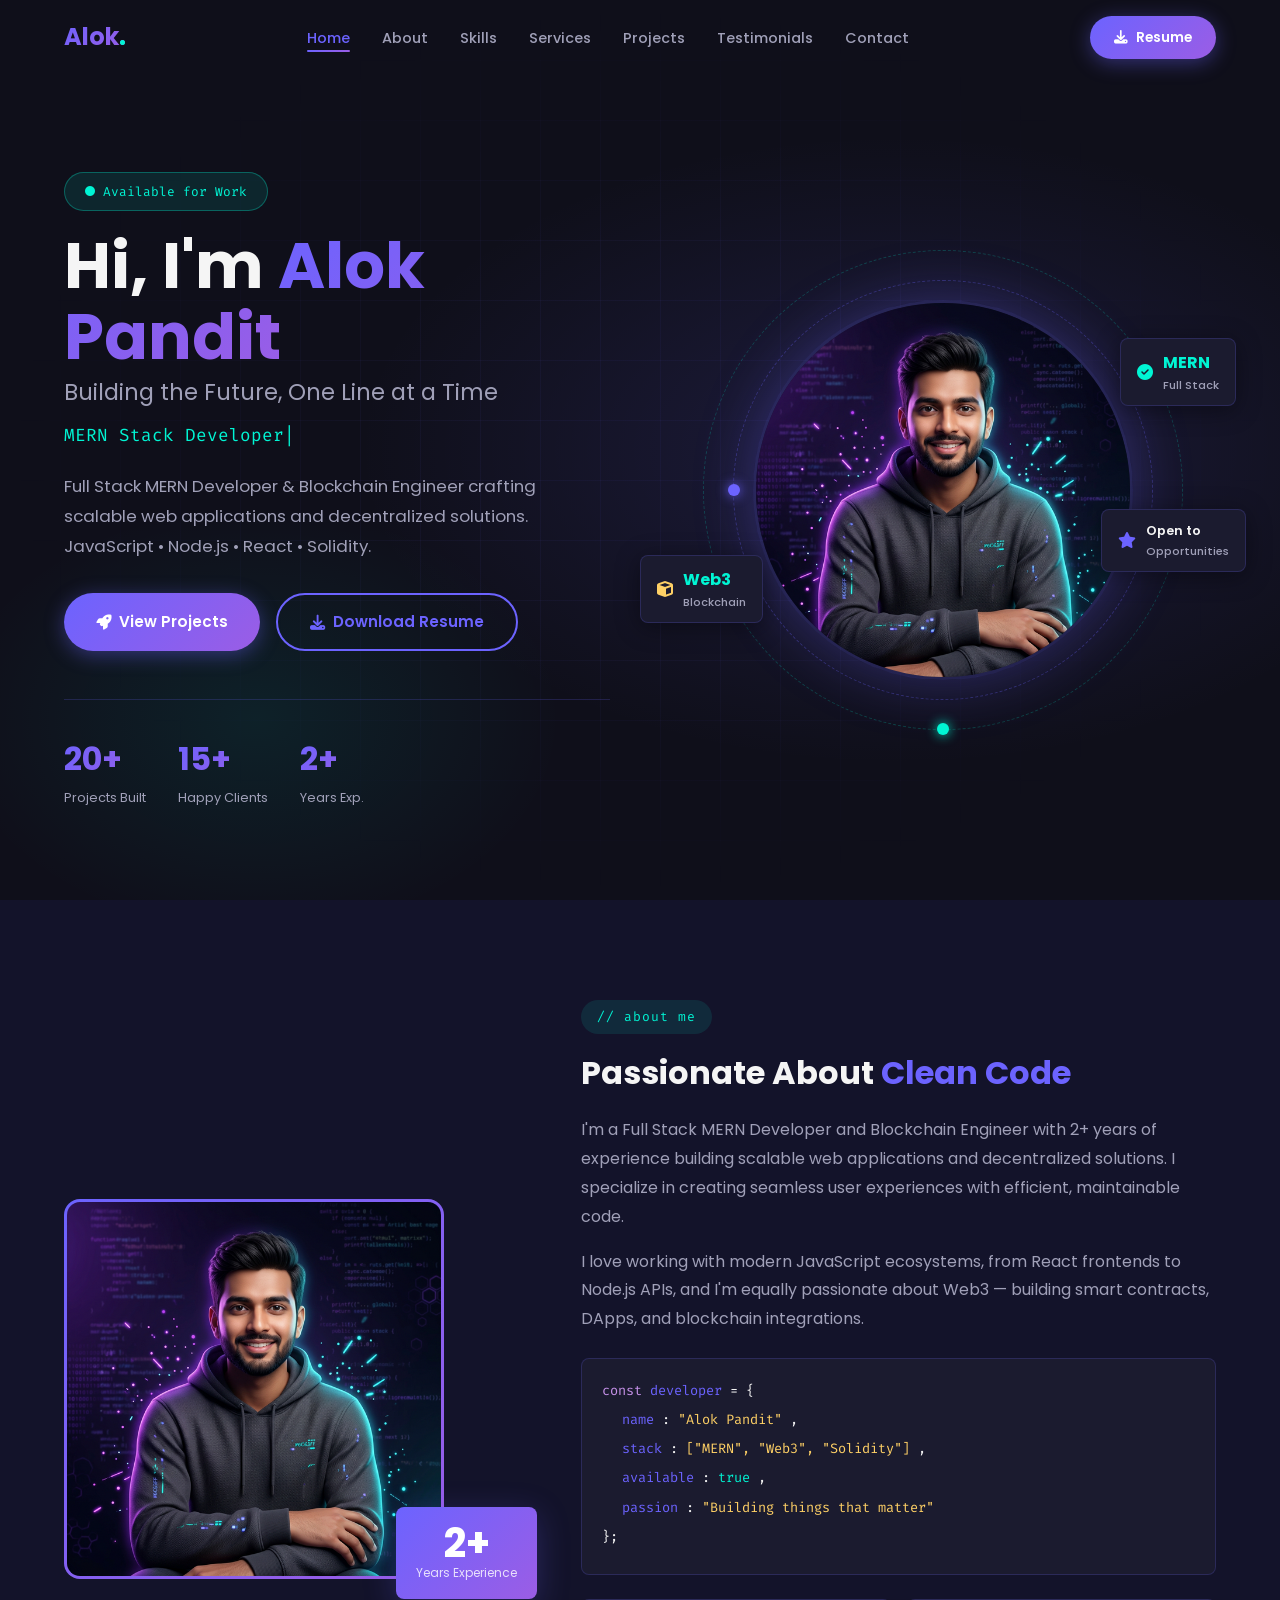
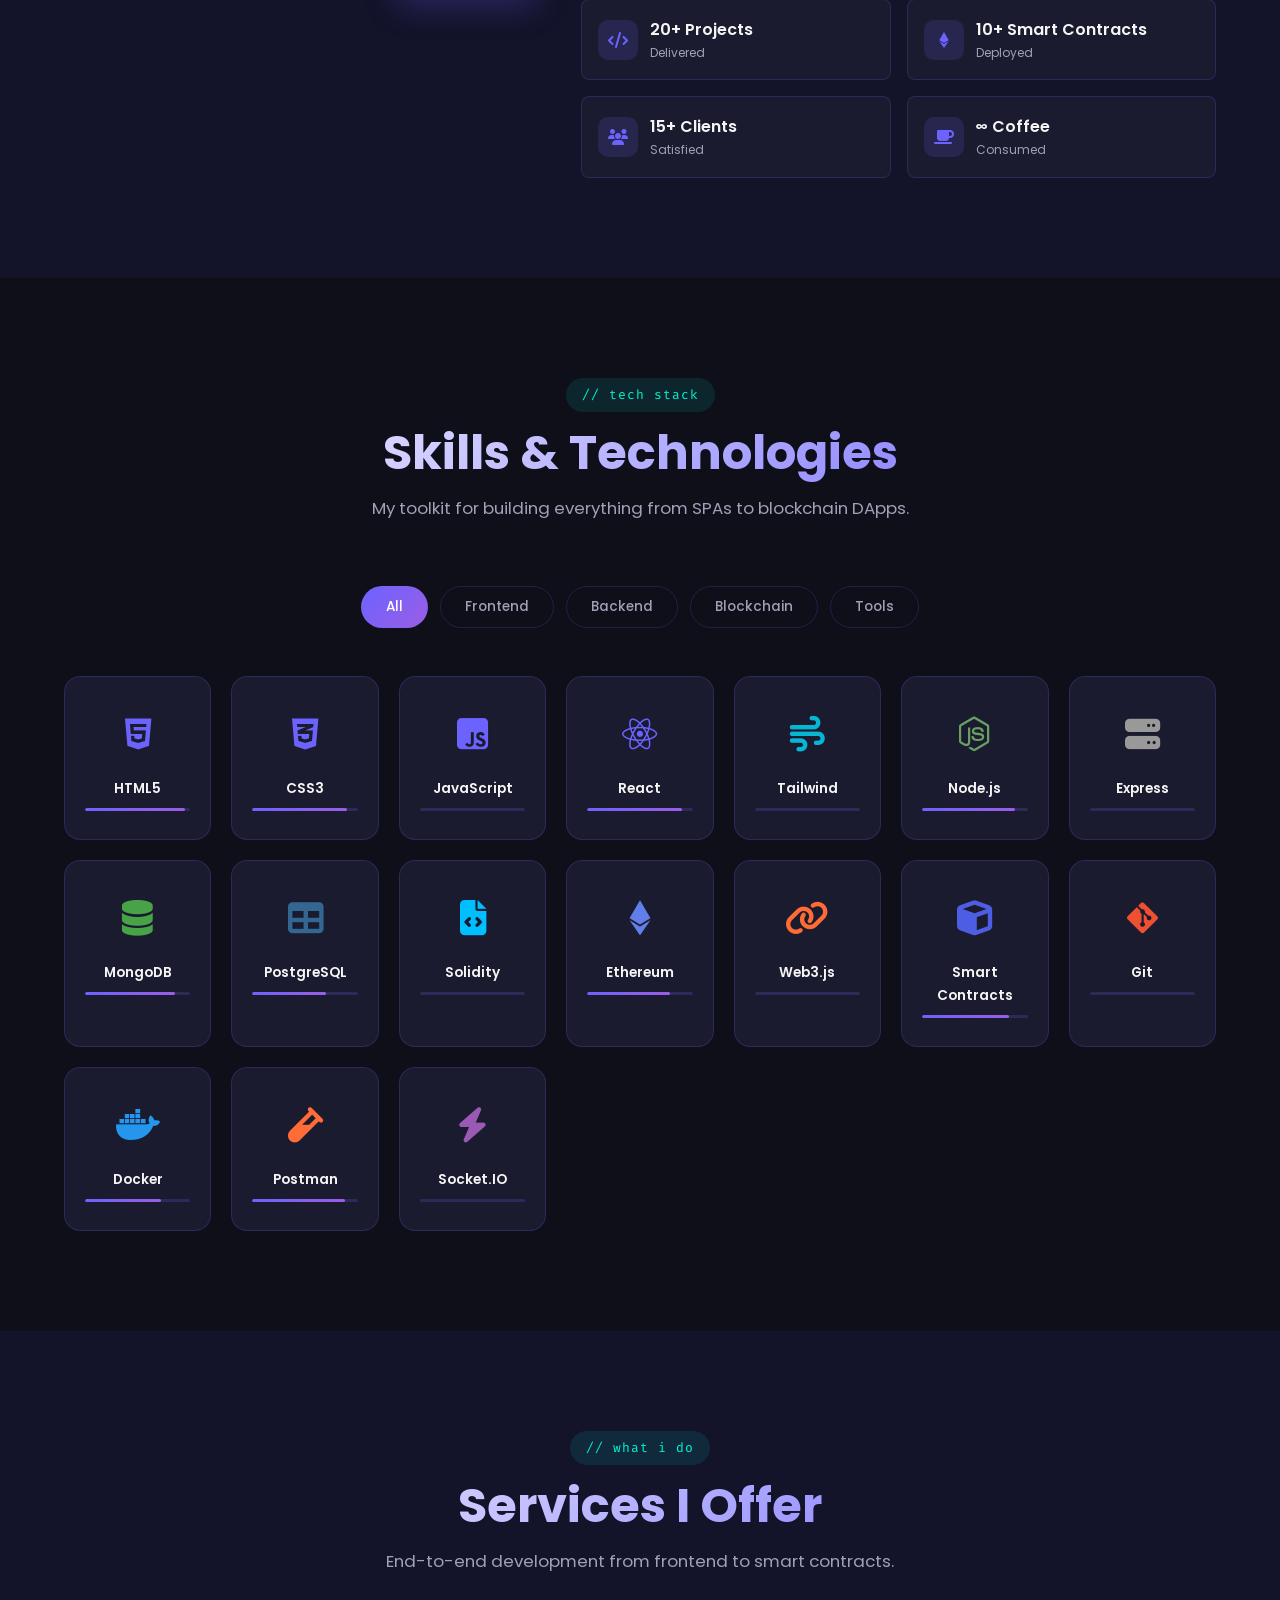
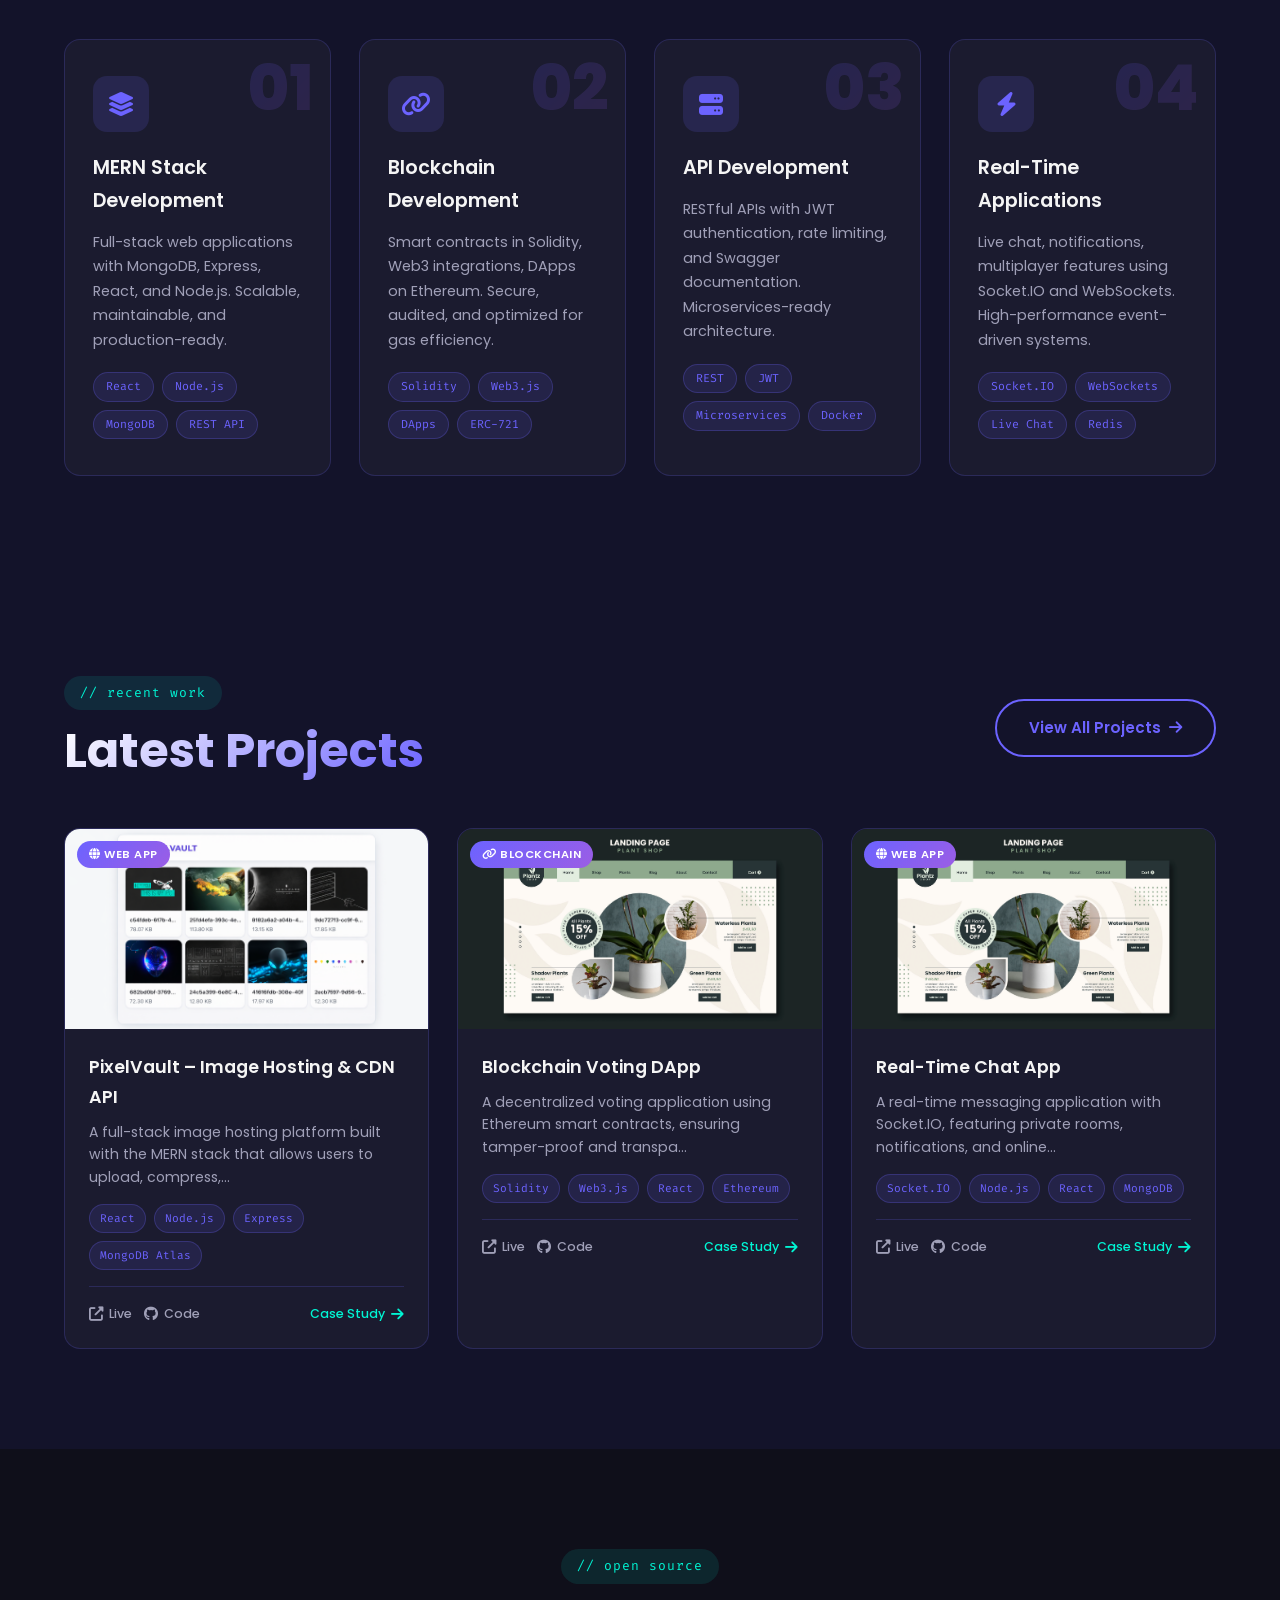
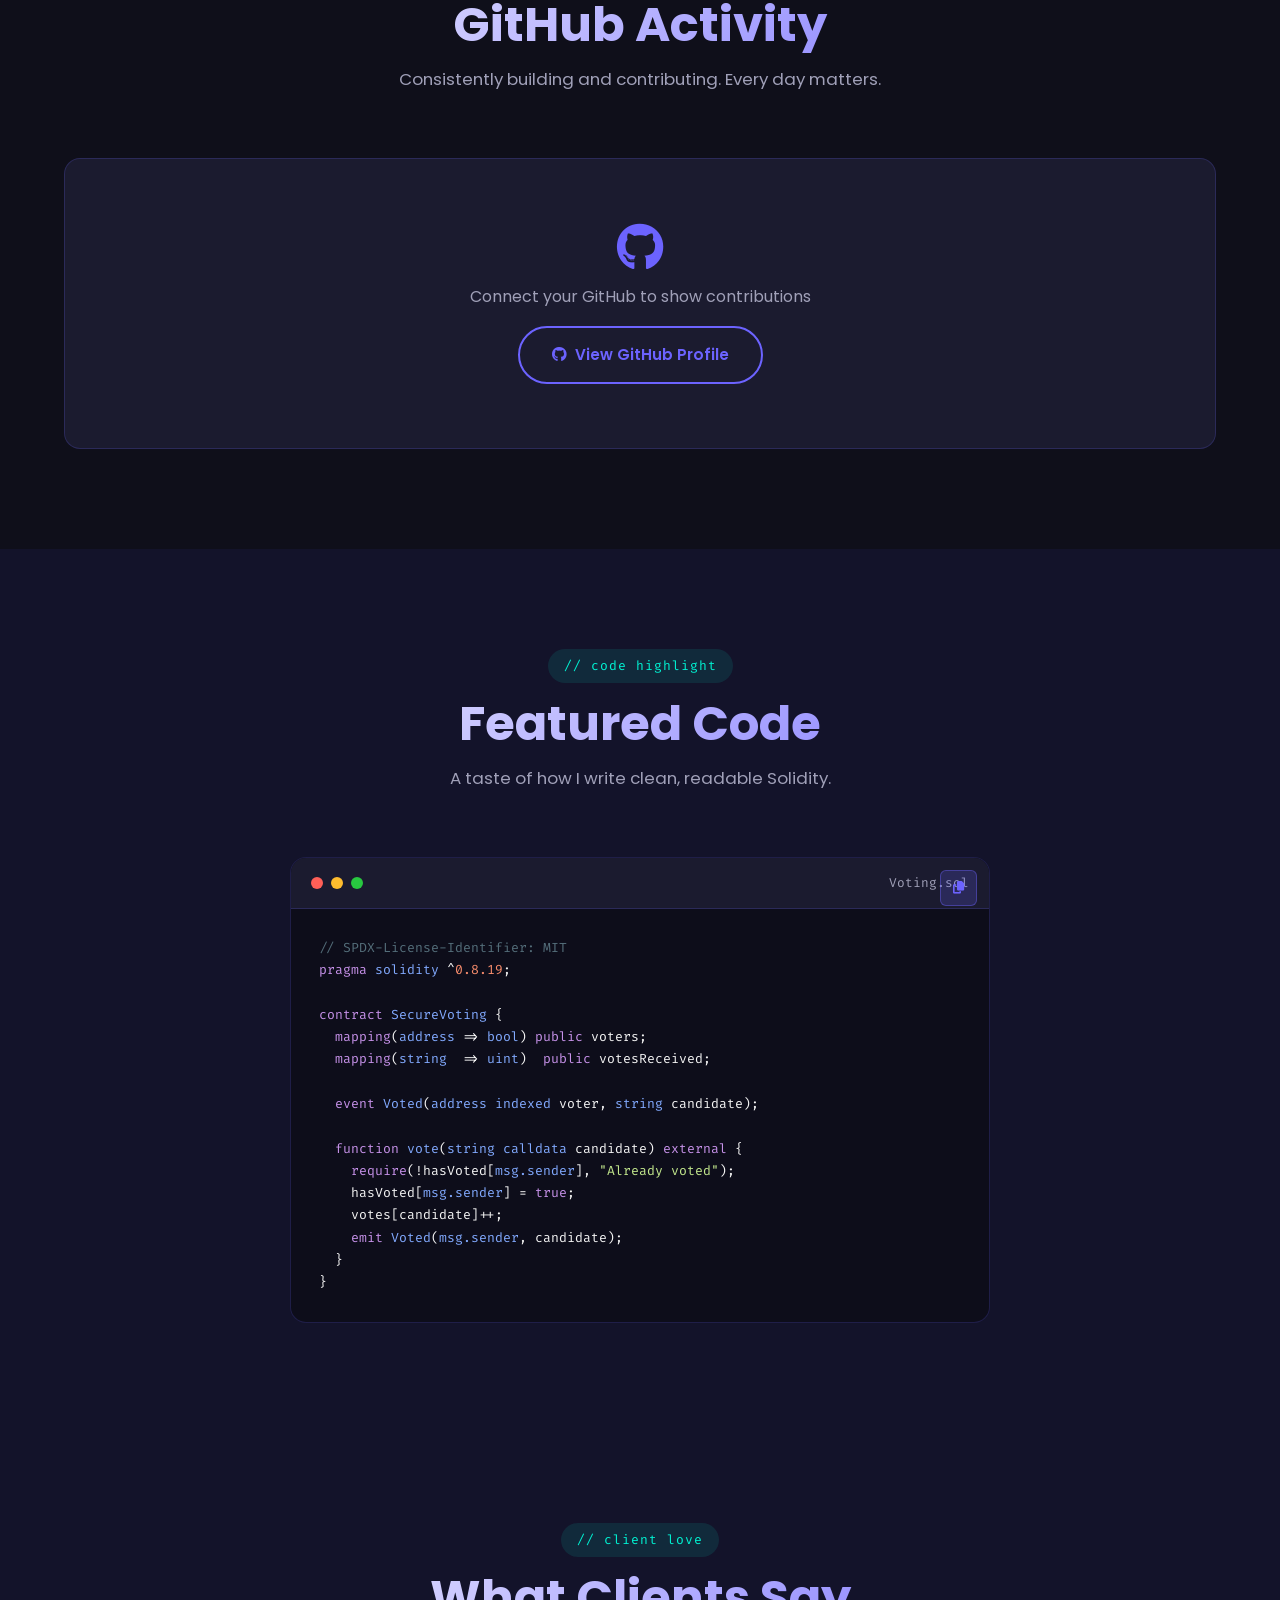
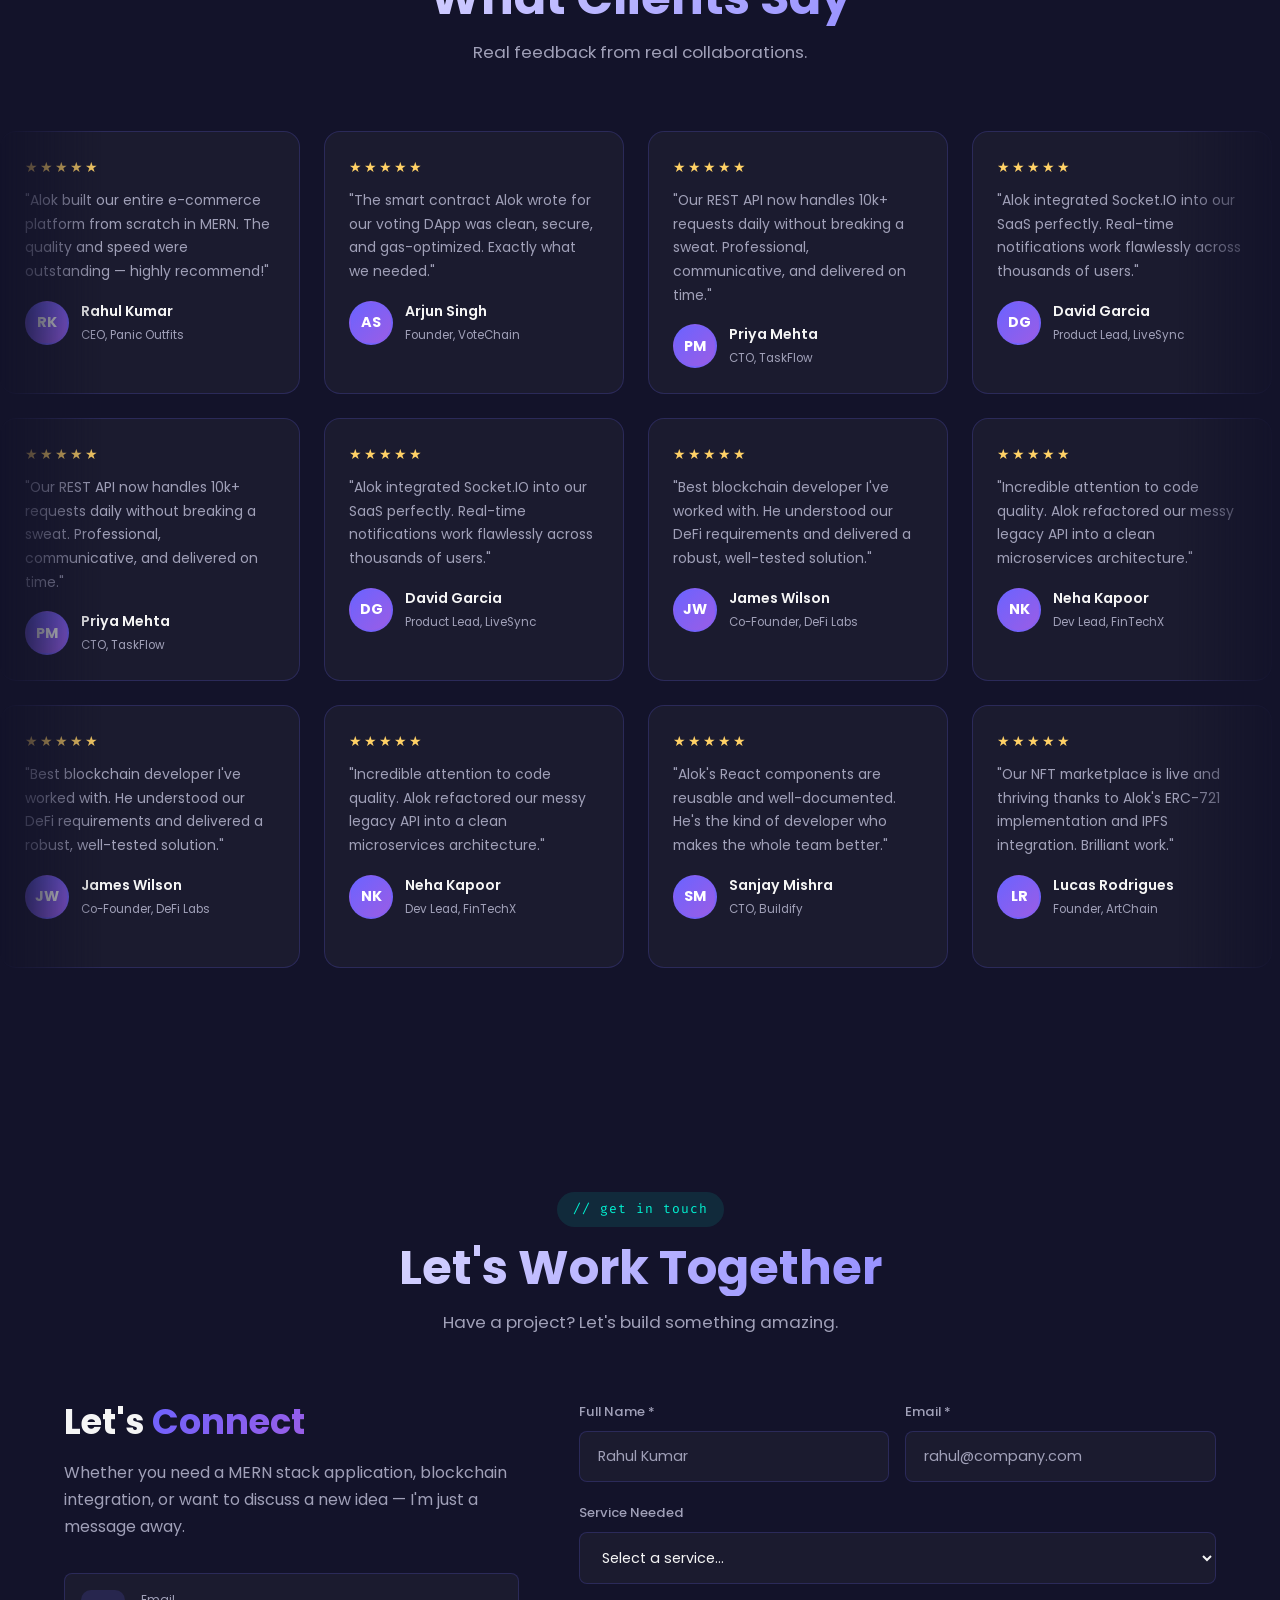
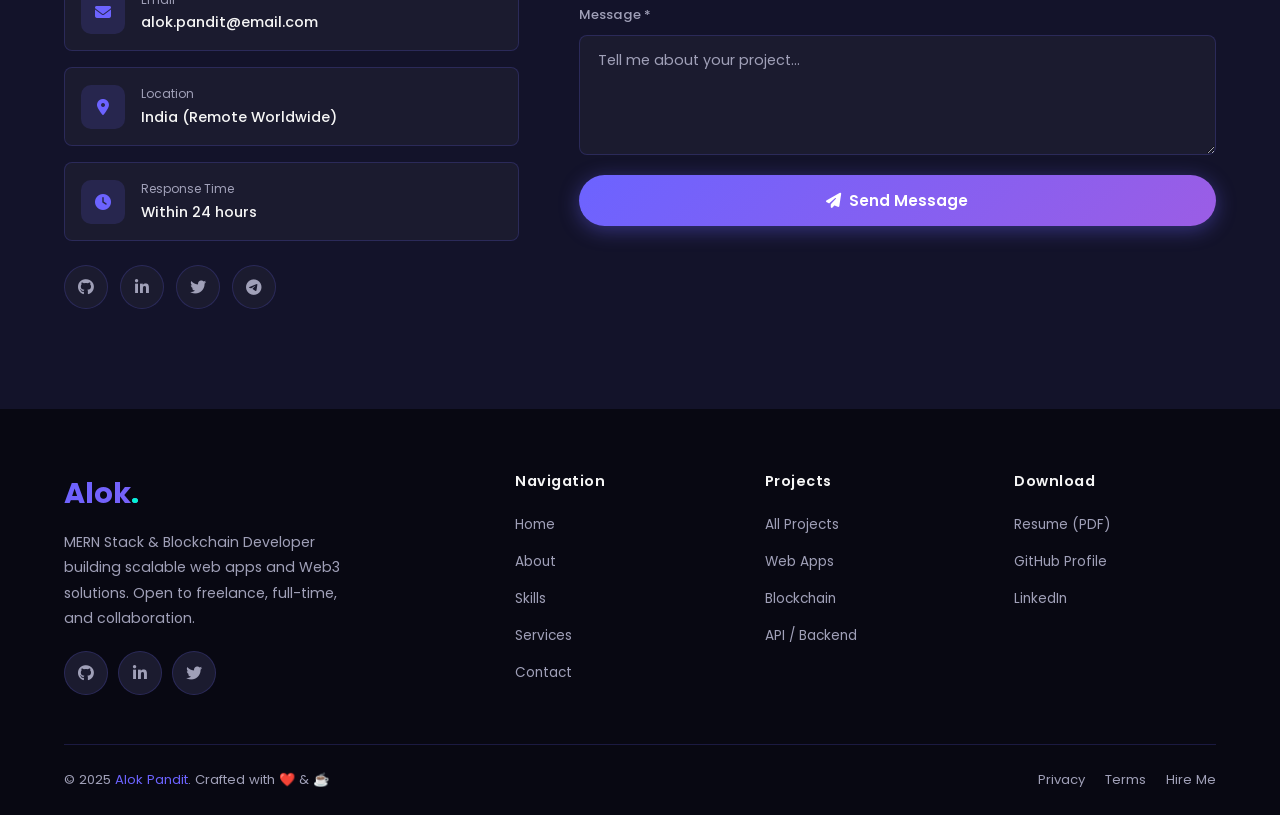
<file: index.html>
<!doctype html>
<html lang="en">
  <head>
    <meta charset="UTF-8" />
    <meta name="viewport" content="width=device-width, initial-scale=1.0" />
    <title>Alok Pandit — MERN Stack & Blockchain Developer</title>
    <meta
      name="description"
      content="Alok Pandit is a Full Stack MERN and Blockchain Developer building scalable web apps and Web3 solutions."
    />
    <meta
      name="keywords"
      content="MERN Stack Developer, Blockchain Developer, React, Node.js, Solidity, Web3, Smart Contracts, Full Stack"
    />
    <meta name="author" content="Alok Pandit" />

    <!-- Open Graph -->
    <meta
      property="og:title"
      content="Alok Pandit — MERN Stack & Blockchain Developer"
    />
    <meta
      property="og:description"
      content="Full Stack MERN Developer & Blockchain Engineer. Building Scalable Web Apps & Web3 Solutions."
    />
    <meta property="og:type" content="website" />
    <meta property="og:image" content="assets/images/hero/hero-avatar.png" />

    <!-- Favicon -->
    <link
      rel="icon"
      href="data:image/svg+xml,<svg xmlns='http://www.w3.org/2000/svg' viewBox='0 0 100 100'><text y='.9em' font-size='90'>⚡</text></svg>"
    />

    <!-- Google Fonts -->
    <link
      href="https://fonts.googleapis.com/css2?family=Poppins:wght@300;400;500;600;700&display=swap"
      rel="stylesheet"
    />
    <link
      href="https://fonts.googleapis.com/css2?family=Fira+Code&display=swap"
      rel="stylesheet"
    />

    <!-- FontAwesome -->
    <link
      rel="stylesheet"
      href="https://cdnjs.cloudflare.com/ajax/libs/font-awesome/6.5.0/css/all.min.css"
    />

    <!-- AOS -->
    <link rel="stylesheet" href="https://unpkg.com/aos@next/dist/aos.css" />

    <!-- Stylesheet -->
    <link rel="stylesheet" href="assets/css/style.css" />
  </head>
  <body data-page="index">
    <!-- ====== LOADER ====== -->
    <div id="loader">
      <div class="loader-logo">AP.</div>
      <div class="loader-bar"><div class="loader-fill"></div></div>
      <div class="loader-text">Initializing portfolio...</div>
    </div>

    <!-- ====== PARTICLE CANVAS ====== -->
    <canvas
      id="particleCanvas"
      style="
        position: fixed;
        inset: 0;
        pointer-events: none;
        z-index: 0;
        opacity: 0.5;
      "
    ></canvas>

    <!-- ====== NAVBAR ====== -->
    <nav id="navbar">
      <div class="container">
        <div class="nav-inner">
          <a href="index.html" class="nav-logo">Alok<span>.</span></a>

          <ul class="nav-links">
            <li><a href="#hero">Home</a></li>
            <li><a href="#about">About</a></li>
            <li><a href="#skills">Skills</a></li>
            <li><a href="#services">Services</a></li>
            <li><a href="#projects">Projects</a></li>
            <li><a href="#testimonials">Testimonials</a></li>
            <li><a href="#contact">Contact</a></li>
          </ul>

          <div class="nav-cta">
            <a
              href="assets/resume/alok-pandit-resume.pdf"
              download
              class="btn btn-primary nav-resume"
            >
              <i class="fas fa-download"></i> Resume
            </a>
          </div>

          <div class="hamburger" id="hamburger">
            <span></span>
            <span></span>
            <span></span>
          </div>
        </div>
      </div>
    </nav>
    <div class="mobile-nav-overlay" id="mobileOverlay"></div>
    <!-- Mobile Nav — slides from the right -->
    <nav
      class="mobile-nav"
      id="mobileNav"
      aria-label="Mobile navigation"
      aria-hidden="true"
    >
      <button class="mobile-close" id="mobileClose" aria-label="Close menu">
        <i class="fas fa-times"></i>
      </button>
      <a href="#hero">Home</a>
      <a href="#about">About</a>
      <a href="#skills">Skills</a>
      <a href="#services">Services</a>
      <a href="#projects">Projects</a>
      <a href="#testimonials">Testimonials</a>
      <a href="#contact">Contact</a>
    </nav>

    <!-- ====== HERO ====== -->
    <section id="hero">
      <div class="hero-bg"></div>
      <div class="hero-grid"></div>
      <div class="container hero-inner">
        <!-- Left -->
        <div class="hero-content">
          <div class="hero-badge">
            <i
              class="fas fa-circle"
              style="color: var(--accent); animation: pulseDot 2s infinite"
            ></i>
            Available for Work
          </div>
          <h1 class="hero-title">
            Hi, I'm <span class="name">Alok Pandit</span>
            <span class="role-line"
              >Building the Future, One Line at a Time</span
            >
          </h1>
          <p class="hero-typing">
            <span id="typingText">MERN Stack Developer</span
            ><span class="cursor">|</span>
          </p>
          <p class="hero-desc">
            Full Stack MERN Developer &amp; Blockchain Engineer crafting
            scalable web applications and decentralized solutions. JavaScript
            &bull; Node.js &bull; React &bull; Solidity.
          </p>
          <div class="hero-btns">
            <a href="#projects" class="btn btn-primary">
              <i class="fas fa-rocket"></i> View Projects
            </a>
            <a
              href="assets/resume/alok-pandit-resume.pdf"
              download
              class="btn btn-outline"
            >
              <i class="fas fa-download"></i> Download Resume
            </a>
          </div>
          <div class="hero-stats">
            <div class="stat-item">
              <div class="stat-num"><span data-count="20">0</span>+</div>
              <div class="stat-label">Projects Built</div>
            </div>
            <div class="stat-item">
              <div class="stat-num"><span data-count="15">0</span>+</div>
              <div class="stat-label">Happy Clients</div>
            </div>
            <div class="stat-item">
              <div class="stat-num"><span data-count="2">0</span>+</div>
              <div class="stat-label">Years Exp.</div>
            </div>
          </div>
        </div>
        <!-- Right Visual -->
        <div class="hero-visual">
          <div class="hero-img-wrap float">
            <div class="hero-orbit"><div class="orbit-dot"></div></div>
            <div class="hero-orbit hero-orbit-2">
              <div class="orbit-dot orbit-dot-2"></div>
            </div>
            <img
              src="assets/images/hero/hero-avatar.png"
              alt="Alok Pandit"
              class="hero-avatar"
              onerror="
                this.style.display = 'none';
                this.nextElementSibling.style.display = 'flex';
              "
            />
            <div class="hero-avatar-fallback" style="display: none">👨‍💻</div>
          </div>

          <!-- Floating Badges -->
          <div class="float-badge b1">
            <i class="fas fa-check-circle" style="color: var(--accent)"></i>
            <div>
              <div class="badge-val">MERN</div>
              <div style="font-size: 0.7rem; color: var(--text-muted)">
                Full Stack
              </div>
            </div>
          </div>
          <div class="float-badge b2">
            <i class="fas fa-cube" style="color: #ffd166; font-size: 1rem"></i>
            <div>
              <div class="badge-val">Web3</div>
              <div style="font-size: 0.7rem; color: var(--text-muted)">
                Blockchain
              </div>
            </div>
          </div>
          <div class="float-badge b3">
            <i class="fas fa-star" style="color: var(--primary)"></i>
            <div>
              <div style="font-size: 0.8rem; font-weight: 600">Open to</div>
              <div style="font-size: 0.7rem; color: var(--text-muted)">
                Opportunities
              </div>
            </div>
          </div>
        </div>
      </div>
    </section>

    <!-- ====== ABOUT ====== -->
    <section id="about" class="section">
      <div class="container">
        <div class="about-grid">
          <div class="about-img-wrap" data-aos="fade-right">
            <div class="about-img-frame">
              <div class="about-img-inner">
                <img
                  src="assets/images/hero/hero-avatar.png"
                  alt="Alok Pandit"
                  onerror="
                    this.style.display = 'none';
                    this.nextElementSibling.style.display = 'flex';
                  "
                />
                <i class="fas fa-user" style="display: none"></i>
              </div>
            </div>
            <div class="about-exp-badge">
              <div class="years">2+</div>
              <div class="label">Years Experience</div>
            </div>
          </div>

          <div class="about-content" data-aos="fade-left">
            <div class="section-tag">// about me</div>
            <h2>
              Passionate About
              <span style="color: var(--primary)">Clean Code</span>
            </h2>
            <p>
              I'm a Full Stack MERN Developer and Blockchain Engineer with 2+
              years of experience building scalable web applications and
              decentralized solutions. I specialize in creating seamless user
              experiences with efficient, maintainable code.
            </p>
            <p>
              I love working with modern JavaScript ecosystems, from React
              frontends to Node.js APIs, and I'm equally passionate about Web3 —
              building smart contracts, DApps, and blockchain integrations.
            </p>

            <div class="about-code">
              <div class="code-line">
                <span class="kw">const</span>
                <span class="code-key"> developer</span> = {
              </div>
              <div class="code-line" style="padding-left: 20px">
                <span class="code-key">name</span>:
                <span class="code-str">"Alok Pandit"</span>,
              </div>
              <div class="code-line" style="padding-left: 20px">
                <span class="code-key">stack</span>:
                <span class="code-str">["MERN", "Web3", "Solidity"]</span>,
              </div>
              <div class="code-line" style="padding-left: 20px">
                <span class="code-key">available</span>:
                <span class="code-val">true</span>,
              </div>
              <div class="code-line" style="padding-left: 20px">
                <span class="code-key">passion</span>:
                <span class="code-str">"Building things that matter"</span>
              </div>
              <div class="code-line">};</div>
            </div>

            <div class="about-facts">
              <div class="fact-card">
                <div class="fact-icon"><i class="fas fa-code"></i></div>
                <div class="fact-text">
                  <div class="val">20+ Projects</div>
                  <div class="key">Delivered</div>
                </div>
              </div>
              <div class="fact-card">
                <div class="fact-icon"><i class="fab fa-ethereum"></i></div>
                <div class="fact-text">
                  <div class="val">10+ Smart Contracts</div>
                  <div class="key">Deployed</div>
                </div>
              </div>
              <div class="fact-card">
                <div class="fact-icon"><i class="fas fa-users"></i></div>
                <div class="fact-text">
                  <div class="val">15+ Clients</div>
                  <div class="key">Satisfied</div>
                </div>
              </div>
              <div class="fact-card">
                <div class="fact-icon"><i class="fas fa-coffee"></i></div>
                <div class="fact-text">
                  <div class="val">∞ Coffee</div>
                  <div class="key">Consumed</div>
                </div>
              </div>
            </div>
          </div>
        </div>
      </div>
    </section>

    <!-- ====== SKILLS ====== -->
    <section id="skills" class="section">
      <div class="container">
        <div class="section-header" data-aos="fade-up">
          <div class="section-tag">// tech stack</div>
          <h2 class="section-title">Skills & Technologies</h2>
          <p class="section-sub">
            My toolkit for building everything from SPAs to blockchain DApps.
          </p>
        </div>

        <div class="skills-tabs" data-aos="fade-up">
          <button class="skill-tab active" data-tab="all">All</button>
          <button class="skill-tab" data-tab="frontend">Frontend</button>
          <button class="skill-tab" data-tab="backend">Backend</button>
          <button class="skill-tab" data-tab="blockchain">Blockchain</button>
          <button class="skill-tab" data-tab="tools">Tools</button>
        </div>

        <div class="skills-grid">
          <!-- Frontend -->
          <div
            class="skill-card"
            data-category="frontend"
            data-aos="zoom-in"
            data-aos-delay="50"
          >
            <div class="skill-icon"><i class="fab fa-html5"></i></div>
            <div class="skill-name">HTML5</div>
            <div class="skill-level">
              <div class="skill-level-fill" data-level="95"></div>
            </div>
          </div>
          <div
            class="skill-card"
            data-category="frontend"
            data-aos="zoom-in"
            data-aos-delay="100"
          >
            <div class="skill-icon"><i class="fab fa-css3-alt"></i></div>
            <div class="skill-name">CSS3</div>
            <div class="skill-level">
              <div class="skill-level-fill" data-level="90"></div>
            </div>
          </div>
          <div
            class="skill-card"
            data-category="frontend"
            data-aos="zoom-in"
            data-aos-delay="150"
          >
            <div class="skill-icon"><i class="fab fa-js-square"></i></div>
            <div class="skill-name">JavaScript</div>
            <div class="skill-level">
              <div class="skill-level-fill" data-level="92"></div>
            </div>
          </div>
          <div
            class="skill-card"
            data-category="frontend"
            data-aos="zoom-in"
            data-aos-delay="200"
          >
            <div class="skill-icon"><i class="fab fa-react"></i></div>
            <div class="skill-name">React</div>
            <div class="skill-level">
              <div class="skill-level-fill" data-level="90"></div>
            </div>
          </div>
          <div
            class="skill-card"
            data-category="frontend"
            data-aos="zoom-in"
            data-aos-delay="250"
          >
            <div class="skill-icon" style="color: #06b6d4">
              <i class="fas fa-wind"></i>
            </div>
            <div class="skill-name">Tailwind</div>
            <div class="skill-level">
              <div class="skill-level-fill" data-level="85"></div>
            </div>
          </div>
          <!-- Backend -->
          <div
            class="skill-card"
            data-category="backend"
            data-aos="zoom-in"
            data-aos-delay="100"
          >
            <div class="skill-icon" style="color: #68a063">
              <i class="fab fa-node-js"></i>
            </div>
            <div class="skill-name">Node.js</div>
            <div class="skill-level">
              <div class="skill-level-fill" data-level="88"></div>
            </div>
          </div>
          <div
            class="skill-card"
            data-category="backend"
            data-aos="zoom-in"
            data-aos-delay="150"
          >
            <div class="skill-icon" style="color: #999">
              <i class="fas fa-server"></i>
            </div>
            <div class="skill-name">Express</div>
            <div class="skill-level">
              <div class="skill-level-fill" data-level="88"></div>
            </div>
          </div>
          <div
            class="skill-card"
            data-category="backend"
            data-aos="zoom-in"
            data-aos-delay="200"
          >
            <div class="skill-icon" style="color: #47a248">
              <i class="fas fa-database"></i>
            </div>
            <div class="skill-name">MongoDB</div>
            <div class="skill-level">
              <div class="skill-level-fill" data-level="85"></div>
            </div>
          </div>
          <div
            class="skill-card"
            data-category="backend"
            data-aos="zoom-in"
            data-aos-delay="250"
          >
            <div class="skill-icon" style="color: #336791">
              <i class="fas fa-table"></i>
            </div>
            <div class="skill-name">PostgreSQL</div>
            <div class="skill-level">
              <div class="skill-level-fill" data-level="70"></div>
            </div>
          </div>
          <!-- Blockchain -->
          <div
            class="skill-card"
            data-category="blockchain"
            data-aos="zoom-in"
            data-aos-delay="100"
          >
            <div class="skill-icon" style="color: #00bfff">
              <i class="fas fa-file-code"></i>
            </div>
            <div class="skill-name">Solidity</div>
            <div class="skill-level">
              <div class="skill-level-fill" data-level="82"></div>
            </div>
          </div>
          <div
            class="skill-card"
            data-category="blockchain"
            data-aos="zoom-in"
            data-aos-delay="150"
          >
            <div class="skill-icon" style="color: #627eea">
              <i class="fab fa-ethereum"></i>
            </div>
            <div class="skill-name">Ethereum</div>
            <div class="skill-level">
              <div class="skill-level-fill" data-level="78"></div>
            </div>
          </div>
          <div
            class="skill-card"
            data-category="blockchain"
            data-aos="zoom-in"
            data-aos-delay="200"
          >
            <div class="skill-icon" style="color: #ff6b35">
              <i class="fas fa-link"></i>
            </div>
            <div class="skill-name">Web3.js</div>
            <div class="skill-level">
              <div class="skill-level-fill" data-level="80"></div>
            </div>
          </div>
          <div
            class="skill-card"
            data-category="blockchain"
            data-aos="zoom-in"
            data-aos-delay="250"
          >
            <div class="skill-icon" style="color: #4e5ee4">
              <i class="fas fa-cube"></i>
            </div>
            <div class="skill-name">Smart Contracts</div>
            <div class="skill-level">
              <div class="skill-level-fill" data-level="82"></div>
            </div>
          </div>
          <!-- Tools -->
          <div
            class="skill-card"
            data-category="tools"
            data-aos="zoom-in"
            data-aos-delay="100"
          >
            <div class="skill-icon" style="color: #f05032">
              <i class="fab fa-git-alt"></i>
            </div>
            <div class="skill-name">Git</div>
            <div class="skill-level">
              <div class="skill-level-fill" data-level="90"></div>
            </div>
          </div>
          <div
            class="skill-card"
            data-category="tools"
            data-aos="zoom-in"
            data-aos-delay="150"
          >
            <div class="skill-icon" style="color: #2496ed">
              <i class="fab fa-docker"></i>
            </div>
            <div class="skill-name">Docker</div>
            <div class="skill-level">
              <div class="skill-level-fill" data-level="72"></div>
            </div>
          </div>
          <div
            class="skill-card"
            data-category="tools"
            data-aos="zoom-in"
            data-aos-delay="200"
          >
            <div class="skill-icon" style="color: #ff6c37">
              <i class="fas fa-vial"></i>
            </div>
            <div class="skill-name">Postman</div>
            <div class="skill-level">
              <div class="skill-level-fill" data-level="88"></div>
            </div>
          </div>
          <div
            class="skill-card"
            data-category="tools"
            data-aos="zoom-in"
            data-aos-delay="250"
          >
            <div class="skill-icon" style="color: #9b59b6">
              <i class="fas fa-bolt"></i>
            </div>
            <div class="skill-name">Socket.IO</div>
            <div class="skill-level">
              <div class="skill-level-fill" data-level="84"></div>
            </div>
          </div>
        </div>
      </div>
    </section>

    <!-- ====== SERVICES ====== -->
    <section id="services" class="section">
      <div class="container">
        <div class="section-header" data-aos="fade-up">
          <div class="section-tag">// what i do</div>
          <h2 class="section-title">Services I Offer</h2>
          <p class="section-sub">
            End-to-end development from frontend to smart contracts.
          </p>
        </div>

        <div class="services-grid">
          <div class="service-card" data-aos="fade-up" data-aos-delay="50">
            <div class="service-num">01</div>
            <div class="service-icon"><i class="fas fa-layer-group"></i></div>
            <h3>MERN Stack Development</h3>
            <p>
              Full-stack web applications with MongoDB, Express, React, and
              Node.js. Scalable, maintainable, and production-ready.
            </p>
            <div class="service-tags">
              <span class="service-tag">React</span>
              <span class="service-tag">Node.js</span>
              <span class="service-tag">MongoDB</span>
              <span class="service-tag">REST API</span>
            </div>
          </div>

          <div class="service-card" data-aos="fade-up" data-aos-delay="100">
            <div class="service-num">02</div>
            <div class="service-icon"><i class="fas fa-link"></i></div>
            <h3>Blockchain Development</h3>
            <p>
              Smart contracts in Solidity, Web3 integrations, DApps on Ethereum.
              Secure, audited, and optimized for gas efficiency.
            </p>
            <div class="service-tags">
              <span class="service-tag">Solidity</span>
              <span class="service-tag">Web3.js</span>
              <span class="service-tag">DApps</span>
              <span class="service-tag">ERC-721</span>
            </div>
          </div>

          <div class="service-card" data-aos="fade-up" data-aos-delay="150">
            <div class="service-num">03</div>
            <div class="service-icon"><i class="fas fa-server"></i></div>
            <h3>API Development</h3>
            <p>
              RESTful APIs with JWT authentication, rate limiting, and Swagger
              documentation. Microservices-ready architecture.
            </p>
            <div class="service-tags">
              <span class="service-tag">REST</span>
              <span class="service-tag">JWT</span>
              <span class="service-tag">Microservices</span>
              <span class="service-tag">Docker</span>
            </div>
          </div>

          <div class="service-card" data-aos="fade-up" data-aos-delay="200">
            <div class="service-num">04</div>
            <div class="service-icon"><i class="fas fa-bolt"></i></div>
            <h3>Real-Time Applications</h3>
            <p>
              Live chat, notifications, multiplayer features using Socket.IO and
              WebSockets. High-performance event-driven systems.
            </p>
            <div class="service-tags">
              <span class="service-tag">Socket.IO</span>
              <span class="service-tag">WebSockets</span>
              <span class="service-tag">Live Chat</span>
              <span class="service-tag">Redis</span>
            </div>
          </div>
        </div>
      </div>
    </section>

    <!-- ====== LATEST PROJECTS ====== -->
    <section
      id="projects"
      class="section"
      style="background: var(--card-darker)"
    >
      <div class="container">
        <div class="projects-header-row">
          <div data-aos="fade-right">
            <div class="section-tag">// recent work</div>
            <h2 class="section-title" style="text-align: left">
              Latest Projects
            </h2>
          </div>
          <a
            href="all-projects.html"
            class="btn btn-outline"
            data-aos="fade-left"
          >
            View All Projects <i class="fas fa-arrow-right"></i>
          </a>
        </div>
        <div class="projects-grid" id="latestProjectsGrid">
          <!-- Loaded from projects.json via JS -->
          <div
            style="
              grid-column: 1/-1;
              text-align: center;
              padding: 60px;
              color: var(--text-muted);
            "
          >
            <i
              class="fas fa-spinner fa-spin"
              style="
                font-size: 2rem;
                color: var(--primary);
                margin-bottom: 16px;
                display: block;
              "
            ></i>
            Loading projects...
          </div>
        </div>
      </div>
    </section>

    <!-- ====== GITHUB SECTION ====== -->
    <section id="github-section" class="section">
      <div class="container">
        <div class="section-header" data-aos="fade-up">
          <div class="section-tag">// open source</div>
          <h2 class="section-title">GitHub Activity</h2>
          <p class="section-sub">
            Consistently building and contributing. Every day matters.
          </p>
        </div>
        <div class="github-wrap" data-aos="fade-up">
          <img
            id="githubGraphImg"
            alt="GitHub Contribution Graph"
            style="max-width: 100%; border-radius: 8px"
          />
          <a
            href="https://github.com/alokpanditt"
            target="_blank"
            class="github-link"
          >
            <i class="fab fa-github"></i> @alokpanditt — View Full Profile
          </a>
        </div>
      </div>
    </section>

    <!-- ====== CODE SNIPPET ====== -->
    <section id="code-snippet" class="section">
      <div class="container">
        <div class="section-header" data-aos="fade-up">
          <div class="section-tag">// code highlight</div>
          <h2 class="section-title">Featured Code</h2>
          <p class="section-sub">
            A taste of how I write clean, readable Solidity.
          </p>
        </div>

        <div class="snippet-wrap" data-aos="fade-up">
          <div class="snippet-header">
            <div class="dot red"></div>
            <div class="dot yellow"></div>
            <div class="dot green"></div>
            <div class="snippet-filename">Voting.sol</div>
          </div>
          <div class="snippet-code">
            <pre><span class="cm">// SPDX-License-Identifier: MIT</span>
<span class="kw">pragma</span> <span class="fn">solidity</span> ^<span class="num">0.8.19</span>;

<span class="kw">contract</span> <span class="fn">SecureVoting</span> {
  <span class="kw">mapping</span>(<span class="fn">address</span> =&gt; <span class="fn">bool</span>) <span class="kw">public</span> voters;
  <span class="kw">mapping</span>(<span class="fn">string</span>  =&gt; <span class="fn">uint</span>)  <span class="kw">public</span> votesReceived;

  <span class="kw">event</span> <span class="fn">Voted</span>(<span class="fn">address indexed</span> voter, <span class="fn">string</span> candidate);

  <span class="kw">function</span> <span class="fn">vote</span>(<span class="fn">string calldata</span> candidate) <span class="kw">external</span> {
    <span class="kw">require</span>(!hasVoted[<span class="fn">msg.sender</span>], <span class="str">"Already voted"</span>);
    hasVoted[<span class="fn">msg.sender</span>] = <span class="kw">true</span>;
    votes[candidate]++;
    <span class="kw">emit</span> <span class="fn">Voted</span>(<span class="fn">msg.sender</span>, candidate);
  }
}</pre>
          </div>
        </div>
      </div>
    </section>

    <!-- ====== TESTIMONIALS ====== -->
    <section id="testimonials" class="section">
      <div class="container">
        <div class="section-header" data-aos="fade-up">
          <div class="section-tag">// client love</div>
          <h2 class="section-title">What Clients Say</h2>
          <p class="section-sub">Real feedback from real collaborations.</p>
        </div>
      </div>

      <!-- Dynamic marquee rows injected by main.js from testimonials.json -->
      <div class="marquee-wrapper" id="testimonialsWrapper">
        <!-- JS renders 3 rows: left, right, left -->
        <div
          style="text-align: center; padding: 40px; color: var(--text-muted)"
        >
          <i
            class="fas fa-spinner fa-spin"
            style="font-size: 2rem; color: var(--primary)"
          ></i>
        </div>
      </div>
    </section>

    <!-- ====== CONTACT ====== -->
    <section id="contact" class="section">
      <div class="container">
        <div class="section-header" data-aos="fade-up">
          <div class="section-tag">// get in touch</div>
          <h2 class="section-title">Let's Work Together</h2>
          <p class="section-sub">
            Have a project? Let's build something amazing.
          </p>
        </div>

        <div class="contact-grid">
          <div class="contact-info" data-aos="fade-right">
            <h3>Let's <span>Connect</span></h3>
            <p>
              Whether you need a MERN stack application, blockchain integration,
              or want to discuss a new idea — I'm just a message away.
            </p>

            <div class="contact-items">
              <div class="contact-item">
                <div class="ci-icon"><i class="fas fa-envelope"></i></div>
                <div>
                  <div class="ci-label">Email</div>
                  <div class="ci-val">alok.pandit@email.com</div>
                </div>
              </div>
              <div class="contact-item">
                <div class="ci-icon"><i class="fas fa-map-marker-alt"></i></div>
                <div>
                  <div class="ci-label">Location</div>
                  <div class="ci-val">India (Remote Worldwide)</div>
                </div>
              </div>
              <div class="contact-item">
                <div class="ci-icon"><i class="fas fa-clock"></i></div>
                <div>
                  <div class="ci-label">Response Time</div>
                  <div class="ci-val">Within 24 hours</div>
                </div>
              </div>
            </div>

            <div class="contact-social">
              <a
                href="https://github.com/alokpanditt"
                target="_blank"
                class="social-btn"
                ><i class="fab fa-github"></i
              ></a>
              <a
                href="https://linkedin.com/in/alokpandit"
                target="_blank"
                class="social-btn"
                ><i class="fab fa-linkedin-in"></i
              ></a>
              <a
                href="https://twitter.com/alokpandit"
                target="_blank"
                class="social-btn"
                ><i class="fab fa-twitter"></i
              ></a>
              <a
                href="https://t.me/alokpandit"
                target="_blank"
                class="social-btn"
                ><i class="fab fa-telegram-plane"></i
              ></a>
            </div>
          </div>

          <!-- Contact Form -->
          <div data-aos="fade-left">
            <form class="contact-form" id="contactForm">
              <div class="form-row">
                <div class="form-group">
                  <label for="fname">Full Name *</label>
                  <input
                    type="text"
                    id="fname"
                    placeholder="Rahul Kumar"
                    required
                  />
                </div>
                <div class="form-group">
                  <label for="femail">Email *</label>
                  <input
                    type="email"
                    id="femail"
                    placeholder="rahul@company.com"
                    required
                  />
                </div>
              </div>
              <div class="form-group">
                <label for="fservice">Service Needed</label>
                <select id="fservice">
                  <option value="">Select a service...</option>
                  <option>MERN Stack Development</option>
                  <option>Blockchain / Smart Contracts</option>
                  <option>API Development</option>
                  <option>Real-Time Application</option>
                  <option>Code Review / Consulting</option>
                  <option>Other</option>
                </select>
              </div>
              <div class="form-group">
                <label for="fmsg">Message *</label>
                <textarea
                  id="fmsg"
                  placeholder="Tell me about your project..."
                  required
                ></textarea>
              </div>
              <button
                type="submit"
                class="btn btn-primary submit-btn"
                style="width: 100%; justify-content: center"
              >
                <i class="fas fa-paper-plane"></i> Send Message
              </button>
            </form>

            <div class="form-success" id="formSuccess">
              <i
                class="fas fa-check-circle"
                style="
                  color: var(--accent);
                  font-size: 3rem;
                  display: block;
                  margin-bottom: 12px;
                "
              ></i>
              <h3 style="margin-bottom: 8px">Message Sent!</h3>
              <p style="color: var(--text-muted)">
                Thanks for reaching out! I'll get back to you within 24 hours.
              </p>
            </div>
          </div>
        </div>
      </div>
    </section>

    <!-- ====== FOOTER ====== -->
    <footer id="footer">
      <div class="container">
        <div class="footer-grid">
          <div class="footer-brand">
            <a href="index.html" class="nav-logo">Alok<span>.</span></a>
            <p>
              MERN Stack & Blockchain Developer building scalable web apps and
              Web3 solutions. Open to freelance, full-time, and collaboration.
            </p>
            <div class="footer-social">
              <a
                href="https://github.com/alokpanditt"
                target="_blank"
                class="social-btn"
                ><i class="fab fa-github"></i
              ></a>
              <a
                href="https://linkedin.com/in/alokpandit"
                target="_blank"
                class="social-btn"
                ><i class="fab fa-linkedin-in"></i
              ></a>
              <a
                href="https://twitter.com/alokpandit"
                target="_blank"
                class="social-btn"
                ><i class="fab fa-twitter"></i
              ></a>
            </div>
          </div>

          <div class="footer-col">
            <h4>Navigation</h4>
            <ul>
              <li><a href="#hero">Home</a></li>
              <li><a href="#about">About</a></li>
              <li><a href="#skills">Skills</a></li>
              <li><a href="#services">Services</a></li>
              <li><a href="#contact">Contact</a></li>
            </ul>
          </div>

          <div class="footer-col">
            <h4>Projects</h4>
            <ul>
              <li><a href="all-projects.html">All Projects</a></li>
              <li><a href="all-projects.html?filter=web">Web Apps</a></li>
              <li>
                <a href="all-projects.html?filter=blockchain">Blockchain</a>
              </li>
              <li><a href="all-projects.html?filter=api">API / Backend</a></li>
            </ul>
          </div>

          <div class="footer-col">
            <h4>Download</h4>
            <ul>
              <li>
                <a href="assets/resume/alok-pandit-resume.pdf" download
                  >Resume (PDF)</a
                >
              </li>
              <li>
                <a href="https://github.com/alokpanditt" target="_blank"
                  >GitHub Profile</a
                >
              </li>
              <li>
                <a href="https://linkedin.com/in/alokpandit" target="_blank"
                  >LinkedIn</a
                >
              </li>
            </ul>
          </div>
        </div>

        <div class="footer-bottom">
          <p>&copy; 2025 <span>Alok Pandit</span>. Crafted with ❤️ & ☕</p>
          <div class="footer-bottom-links">
            <a href="#">Privacy</a>
            <a href="#">Terms</a>
            <a href="#contact">Hire Me</a>
          </div>
        </div>
      </div>
    </footer>

    <!-- Back to Top -->
    <button id="backToTop" title="Back to top">
      <i class="fas fa-arrow-up"></i>
    </button>

    <!-- Scripts -->
    <script src="https://unpkg.com/aos@next/dist/aos.js"></script>
    <script src="assets/js/main.js"></script>
    <script src="assets/js/projects.js"></script>
    <script src="assets/js/animations.js"></script>
  </body>
</html>
</file>
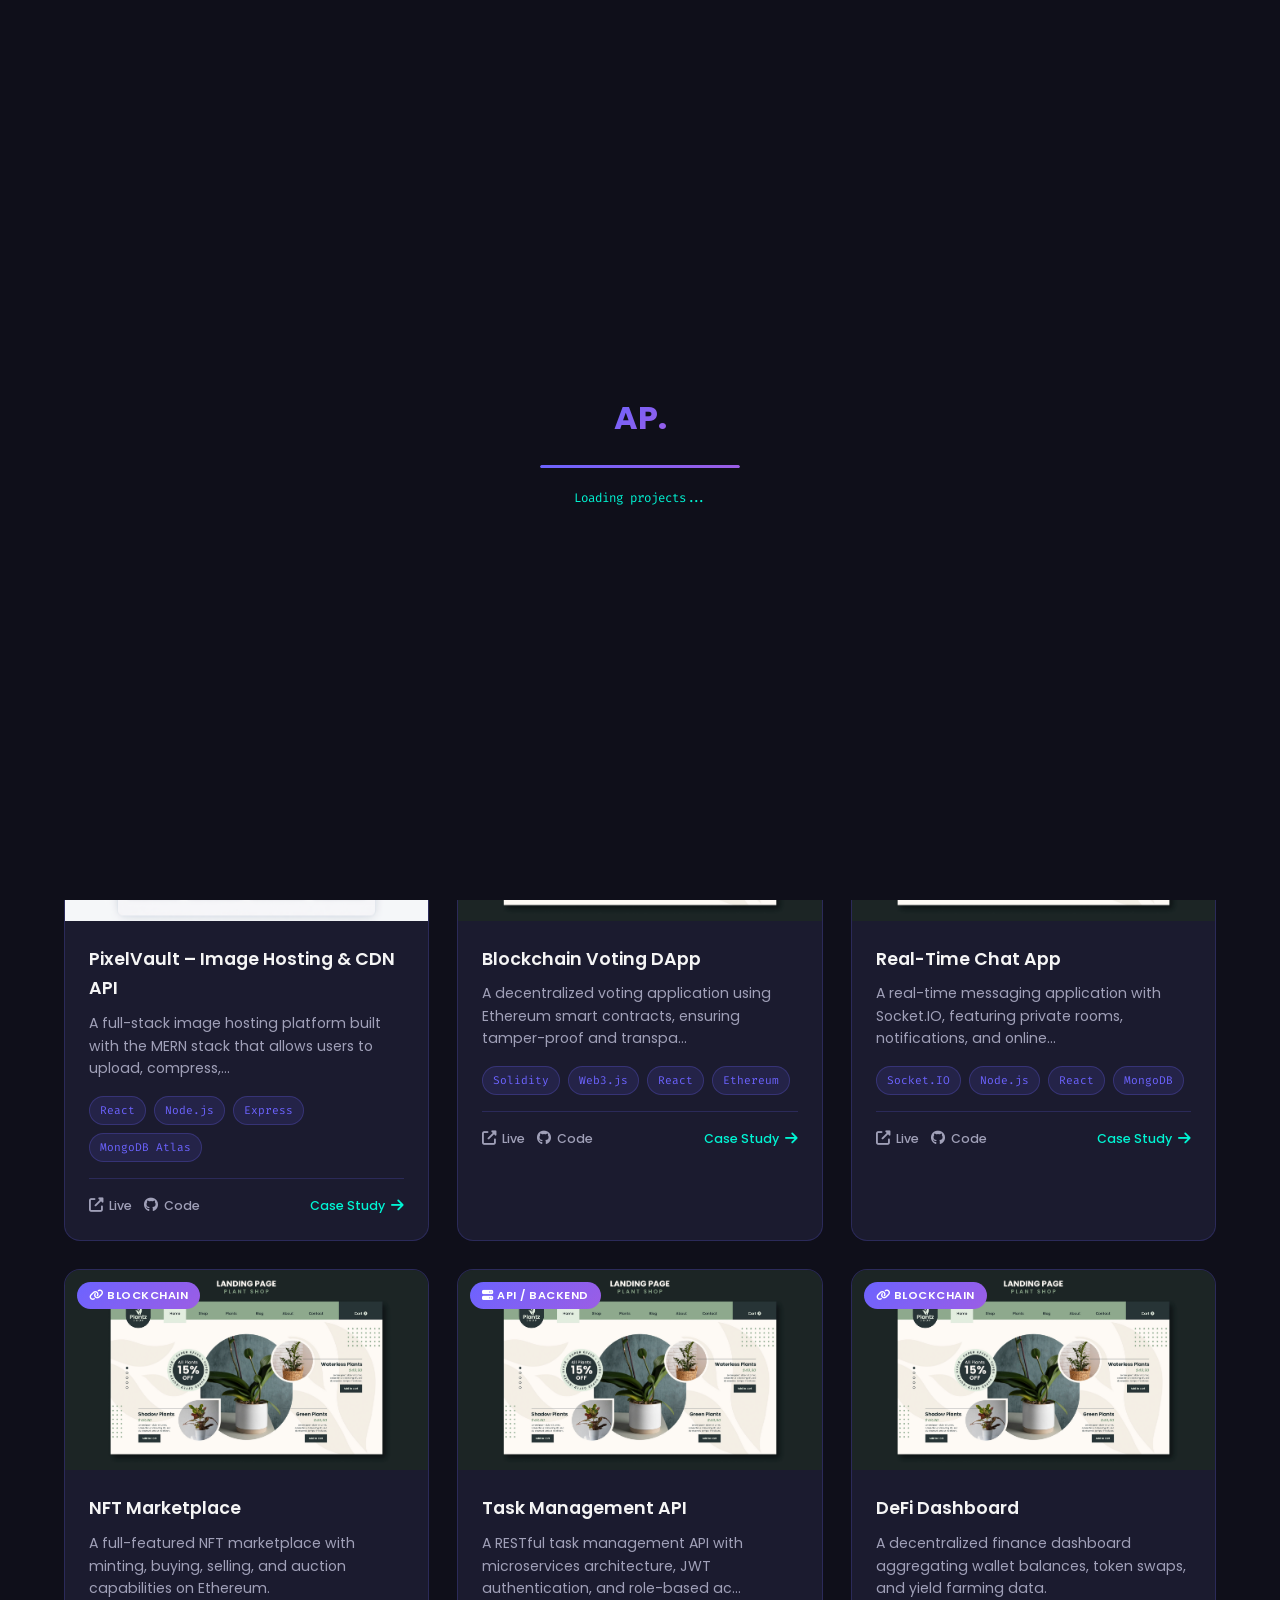
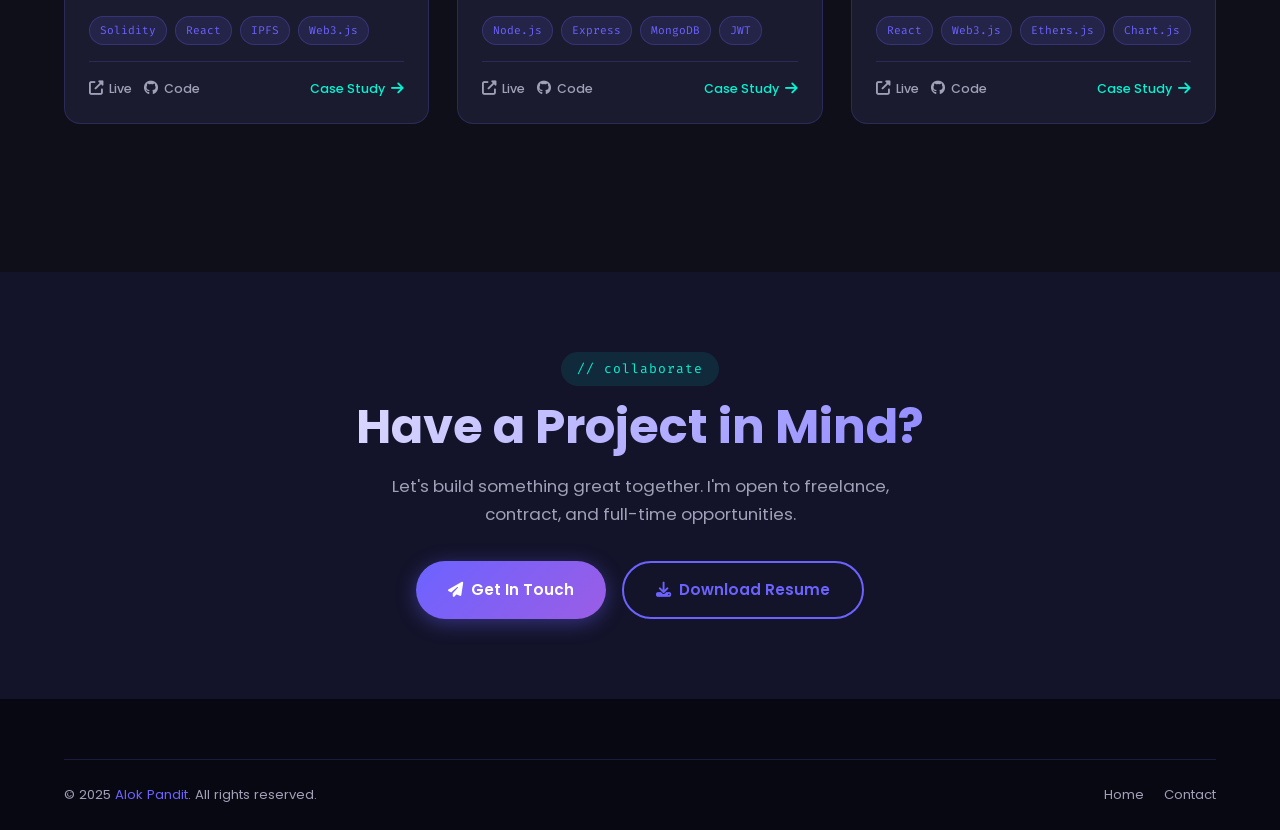
<file: all-projects.html>
<!doctype html>
<html lang="en">
  <head>
    <meta charset="UTF-8" />
    <meta name="viewport" content="width=device-width, initial-scale=1.0" />
    <title>All Projects — Alok Pandit</title>
    <meta
      name="description"
      content="Browse all projects by Alok Pandit — MERN Stack, Blockchain, API, and Real-Time apps."
    />
    <meta
      name="keywords"
      content="MERN projects, blockchain projects, React apps, Web3, Solidity, Node.js portfolio"
    />

    <!-- OG -->
    <meta property="og:title" content="All Projects — Alok Pandit" />
    <meta
      property="og:description"
      content="Browse Alok Pandit's full project portfolio including web, blockchain, and API projects."
    />
    <meta property="og:type" content="website" />

    <link
      rel="icon"
      href="data:image/svg+xml,<svg xmlns='http://www.w3.org/2000/svg' viewBox='0 0 100 100'><text y='.9em' font-size='90'>⚡</text></svg>"
    />
    <link
      href="https://fonts.googleapis.com/css2?family=Poppins:wght@300;400;500;600;700&display=swap"
      rel="stylesheet"
    />
    <link
      href="https://fonts.googleapis.com/css2?family=Fira+Code&display=swap"
      rel="stylesheet"
    />
    <link
      rel="stylesheet"
      href="https://cdnjs.cloudflare.com/ajax/libs/font-awesome/6.5.0/css/all.min.css"
    />
    <link rel="stylesheet" href="https://unpkg.com/aos@next/dist/aos.css" />
    <link rel="stylesheet" href="assets/css/style.css" />
  </head>
  <body data-page="all-projects">
    <!-- Loader -->
    <div id="loader">
      <div class="loader-logo">AP.</div>
      <div class="loader-bar"><div class="loader-fill"></div></div>
      <div class="loader-text">Loading projects...</div>
    </div>

    <!-- ====== NAVBAR ====== -->
    <nav id="navbar">
      <div class="container">
        <div class="nav-inner">
          <a href="index.html" class="nav-logo">Alok<span>.</span></a>

          <ul class="nav-links">
            <li><a href="index.html">Home</a></li>
            <li><a href="index.html#about">About</a></li>
            <li><a href="index.html#skills">Skills</a></li>
            <li><a href="index.html#services">Services</a></li>
            <li><a href="index.html#projects" class="active">Projects</a></li>
            <li><a href="index.html#testimonials">Testimonials</a></li>
            <li><a href="index.html#contact">Contact</a></li>
          </ul>

          <div class="nav-cta">
            <a
              href="assets/resume/alok-pandit-resume.pdf"
              download
              class="btn btn-primary nav-resume"
            >
              <i class="fas fa-download"></i> Resume
            </a>
          </div>

          <div class="hamburger" id="hamburger">
            <span></span>
            <span></span>
            <span></span>
          </div>
        </div>
      </div>
    </nav>

    <div class="mobile-nav-overlay" id="mobileOverlay"></div>

    <!-- Mobile Nav -->
    <nav
      class="mobile-nav"
      id="mobileNav"
      aria-label="Mobile navigation"
      aria-hidden="true"
    >
      <button class="mobile-close" id="mobileClose" aria-label="Close menu">
        <i class="fas fa-times"></i>
      </button>
      <a href="index.html">Home</a>
      <a href="index.html#about">About</a>
      <a href="index.html#skills">Skills</a>
      <a href="index.html#services">Services</a>
      <a href="index.html#projects">Projects</a>
      <a href="index.html#testimonials">Testimonials</a>
      <a href="index.html#contact">Contact</a>
    </nav>

    <!-- Page Hero -->
    <div class="page-hero">
      <div class="container" style="position: relative; z-index: 2">
        <div data-aos="fade-up">
          <div class="section-tag">// portfolio</div>
          <h1 class="section-title">All Projects</h1>
          <p class="section-sub">
            A complete showcase of my work across MERN, Blockchain, APIs, and
            Real-Time applications.
          </p>
          <div class="breadcrumb">
            <a href="index.html"><i class="fas fa-home"></i> Home</a>
            <span>/</span>
            <span>All Projects</span>
          </div>
        </div>
      </div>
    </div>

    <!-- Projects Section -->
    <section class="section" style="padding-top: 40px">
      <div class="container">
        <!-- Stats Row -->
        <div
          style="
            display: flex;
            gap: 24px;
            flex-wrap: wrap;
            justify-content: center;
            margin-bottom: 40px;
          "
          data-aos="fade-up"
        >
          <div
            class="fact-card"
            style="
              min-width: 140px;
              justify-content: center;
              text-align: center;
              flex-direction: column;
              gap: 4px;
            "
          >
            <div class="stat-num" style="font-size: 1.6rem">
              <span data-count="8">0</span>+
            </div>
            <div class="stat-label">Total Projects</div>
          </div>
          <div
            class="fact-card"
            style="
              min-width: 140px;
              justify-content: center;
              text-align: center;
              flex-direction: column;
              gap: 4px;
            "
          >
            <div class="stat-num" style="font-size: 1.6rem">
              <span data-count="4">0</span>
            </div>
            <div class="stat-label">Web Apps</div>
          </div>
          <div
            class="fact-card"
            style="
              min-width: 140px;
              justify-content: center;
              text-align: center;
              flex-direction: column;
              gap: 4px;
            "
          >
            <div class="stat-num" style="font-size: 1.6rem">
              <span data-count="4">0</span>
            </div>
            <div class="stat-label">Blockchain</div>
          </div>
          <div
            class="fact-card"
            style="
              min-width: 140px;
              justify-content: center;
              text-align: center;
              flex-direction: column;
              gap: 4px;
            "
          >
            <div class="stat-num" style="font-size: 1.6rem">
              <span data-count="1">0</span>
            </div>
            <div class="stat-label">APIs Built</div>
          </div>
        </div>

        <!-- Filter Bar -->
        <div class="filter-bar" id="filterBar" data-aos="fade-up">
          <!-- Dynamically populated by projects.js -->
        </div>

        <!-- Projects Grid -->
        <div class="projects-grid" id="allProjectsGrid">
          <div
            style="
              grid-column: 1/-1;
              text-align: center;
              padding: 60px;
              color: var(--text-muted);
            "
          >
            <i
              class="fas fa-spinner fa-spin"
              style="
                font-size: 2rem;
                color: var(--primary);
                margin-bottom: 16px;
                display: block;
              "
            ></i>
            Loading all projects...
          </div>
        </div>

        <!-- Pagination -->
        <div class="pagination" id="pagination"></div>
      </div>
    </section>

    <!-- CTA Section -->
    <section
      class="section"
      style="
        background: var(--card-darker);
        padding: 80px 0;
        text-align: center;
      "
    >
      <div class="container">
        <div data-aos="fade-up">
          <div class="section-tag">// collaborate</div>
          <h2 class="section-title" style="margin-bottom: 16px">
            Have a Project in Mind?
          </h2>
          <p class="section-sub" style="margin: 0 auto 32px">
            Let's build something great together. I'm open to freelance,
            contract, and full-time opportunities.
          </p>
          <div
            style="
              display: flex;
              gap: 16px;
              justify-content: center;
              flex-wrap: wrap;
            "
          >
            <a href="index.html#contact" class="btn btn-primary"
              ><i class="fas fa-paper-plane"></i> Get In Touch</a
            >
            <a
              href="assets/resume/alok-pandit-resume.pdf"
              download
              class="btn btn-outline"
              ><i class="fas fa-download"></i> Download Resume</a
            >
          </div>
        </div>
      </div>
    </section>

    <!-- Footer -->
    <footer id="footer">
      <div class="container">
        <div
          class="footer-bottom"
          style="
            padding-top: 0;
            border-top: 1px solid var(--border);
            padding-top: 24px;
          "
        >
          <p>&copy; 2025 <span>Alok Pandit</span>. All rights reserved.</p>
          <div class="footer-bottom-links">
            <a href="index.html">Home</a>
            <a href="index.html#contact">Contact</a>
          </div>
        </div>
      </div>
    </footer>

    <button id="backToTop" title="Back to top">
      <i class="fas fa-arrow-up"></i>
    </button>

    <script src="https://unpkg.com/aos@next/dist/aos.js"></script>
    <script src="assets/js/main.js"></script>
    <script src="assets/js/projects.js"></script>
    <script src="assets/js/animations.js"></script>
  </body>
</html>
</file>
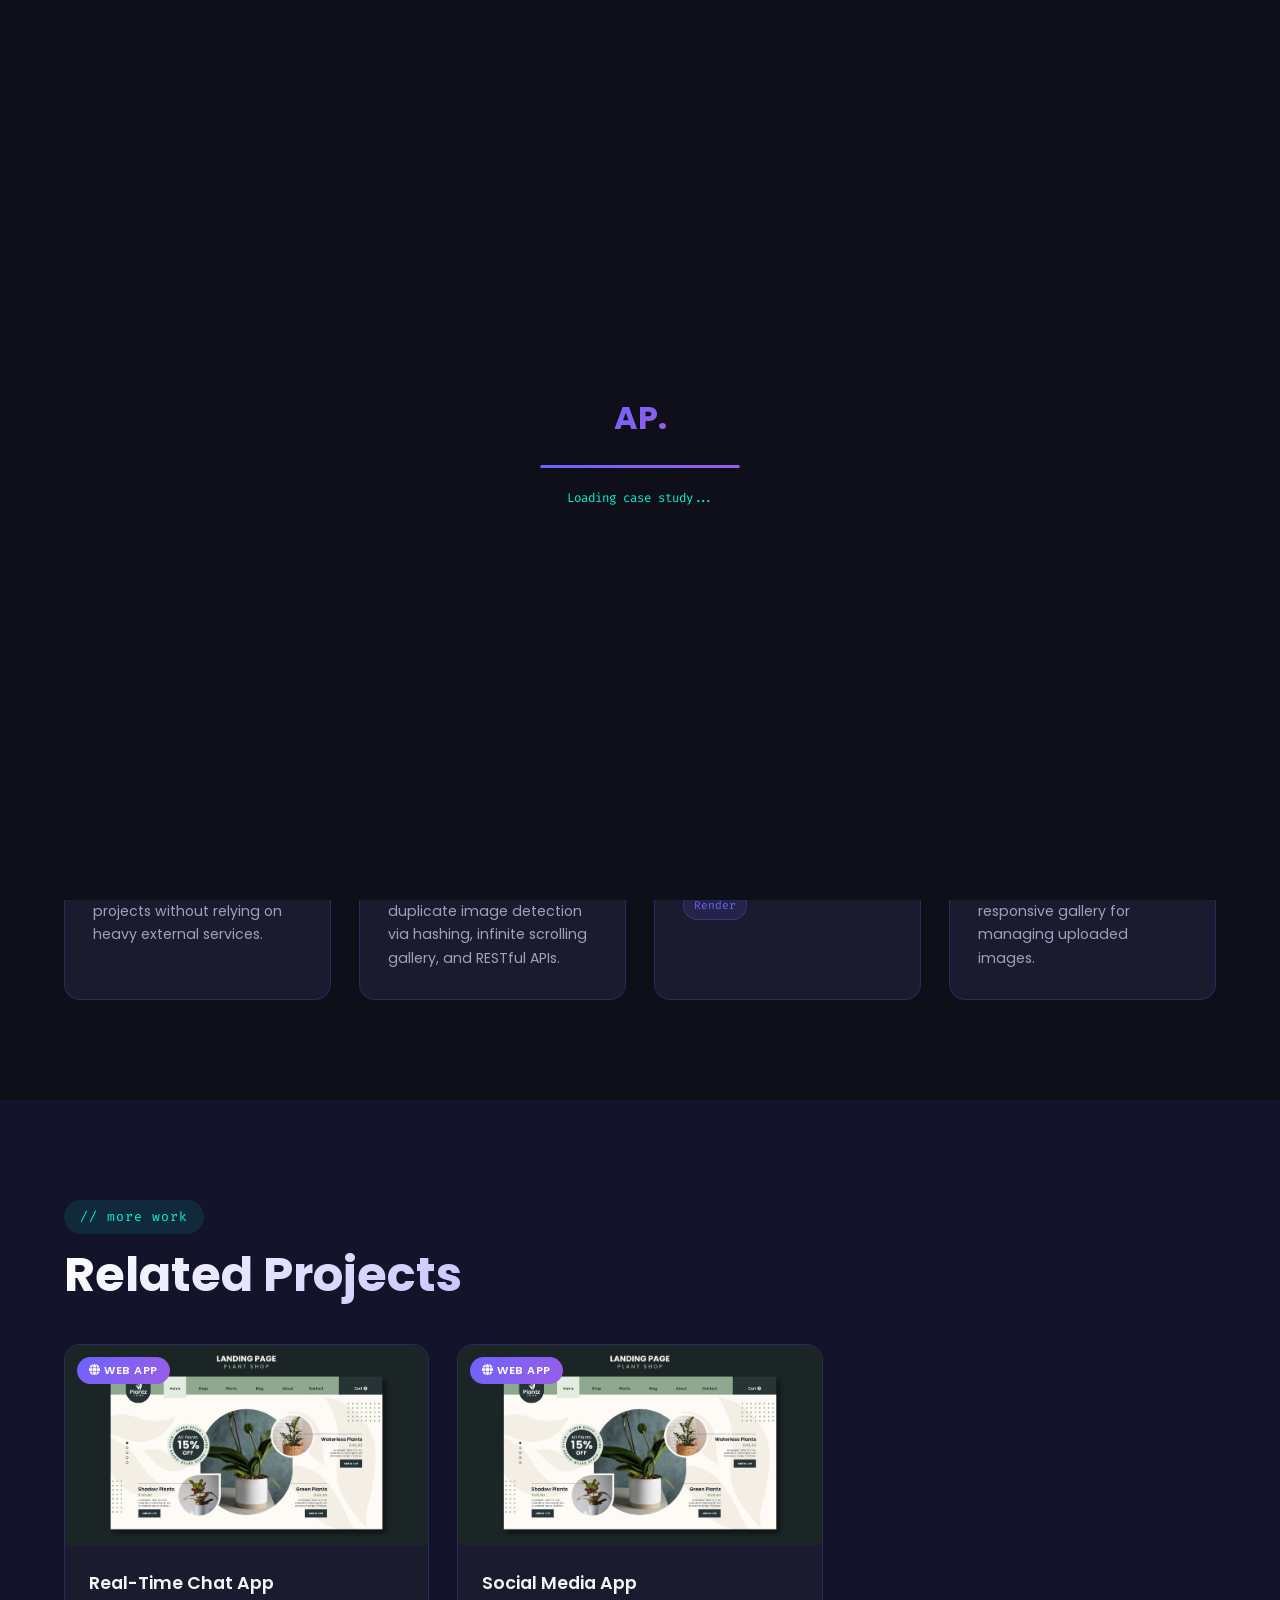
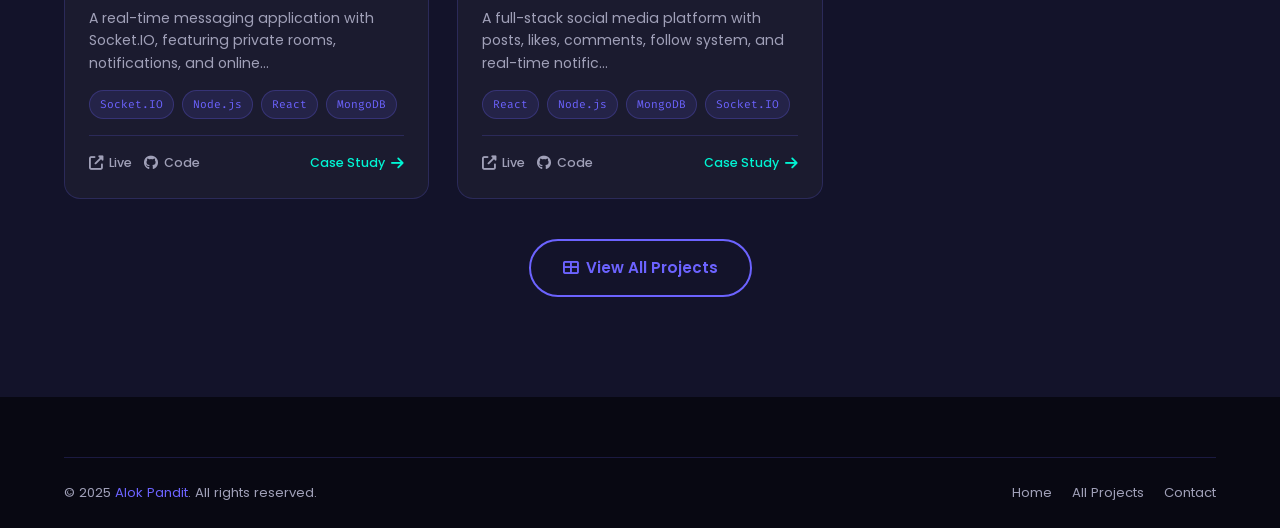
<file: project-details.html>
<!doctype html>
<html lang="en">
  <head>
    <meta charset="UTF-8" />
    <meta name="viewport" content="width=device-width, initial-scale=1.0" />
    <title>Project Case Study — Alok Pandit</title>
    <meta
      name="description"
      content="In-depth case study of Alok Pandit's project. Problem, solution, tech stack, and results."
    />

    <link
      rel="icon"
      href="data:image/svg+xml,<svg xmlns='http://www.w3.org/2000/svg' viewBox='0 0 100 100'><text y='.9em' font-size='90'>⚡</text></svg>"
    />
    <link
      href="https://fonts.googleapis.com/css2?family=Poppins:wght@300;400;500;600;700&display=swap"
      rel="stylesheet"
    />
    <link
      href="https://fonts.googleapis.com/css2?family=Fira+Code&display=swap"
      rel="stylesheet"
    />
    <link
      rel="stylesheet"
      href="https://cdnjs.cloudflare.com/ajax/libs/font-awesome/6.5.0/css/all.min.css"
    />
    <link rel="stylesheet" href="https://unpkg.com/aos@next/dist/aos.css" />
    <link rel="stylesheet" href="assets/css/style.css" />
  </head>
  <body data-page="project-details">
    <!-- Loader -->
    <div id="loader">
      <div class="loader-logo">AP.</div>
      <div class="loader-bar"><div class="loader-fill"></div></div>
      <div class="loader-text">Loading case study...</div>
    </div>

    <!-- Navbar -->
    <nav id="navbar">
      <div class="container">
        <div class="nav-inner">
          <a href="index.html" class="nav-logo">Alok<span>.</span></a>

          <ul class="nav-links">
            <li><a href="index.html">Home</a></li>
            <li><a href="index.html#about">About</a></li>
            <li><a href="index.html#skills">Skills</a></li>
            <li><a href="index.html#services">Services</a></li>
            <li><a href="all-projects.html" class="active">Projects</a></li>
            <li><a href="index.html#testimonials">Testimonials</a></li>
            <li><a href="index.html#contact">Contact</a></li>
          </ul>

          <div class="nav-cta">
            <a
              href="assets/resume/alok-pandit-resume.pdf"
              download
              class="btn btn-primary nav-resume"
            >
              <i class="fas fa-download"></i> Resume
            </a>
          </div>

          <div class="hamburger" id="hamburger">
            <span></span>
            <span></span>
            <span></span>
          </div>
        </div>
      </div>
    </nav>

    <!-- Mobile Nav -->
    <nav
      class="mobile-nav"
      id="mobileNav"
      aria-label="Mobile navigation"
      aria-hidden="true"
    >
      <button class="mobile-close" id="mobileClose" aria-label="Close menu">
        <i class="fas fa-times"></i>
      </button>
      <a href="index.html">Home</a>
      <a href="index.html#about">About</a>
      <a href="index.html#skills">Skills</a>
      <a href="index.html#services">Services</a>
      <a href="all-projects.html">Projects</a>
      <a href="index.html#testimonials">Testimonials</a>
      <a href="index.html#contact">Contact</a>
    </nav>

    <!-- Breadcrumb -->
    <div style="padding: 120px 0 0">
      <div class="container">
        <div class="breadcrumb" style="justify-content: flex-start">
          <a href="index.html"><i class="fas fa-home"></i> Home</a>
          <span>/</span>
          <a href="all-projects.html">Projects</a>
          <span>/</span>
          <span id="breadcrumbTitle">Case Study</span>
        </div>
      </div>
    </div>

    <!-- Project Detail Content (Injected by JS) -->
    <section class="section" style="padding-top: 32px">
      <div class="container" id="projectDetailContent">
        <div
          style="text-align: center; padding: 80px 0; color: var(--text-muted)"
        >
          <i
            class="fas fa-spinner fa-spin"
            style="
              font-size: 2.5rem;
              color: var(--primary);
              margin-bottom: 16px;
              display: block;
            "
          ></i>
          Loading project details...
        </div>
      </div>
    </section>

    <!-- Related Projects -->
    <section class="section" style="background: var(--card-darker)">
      <div class="container">
        <div
          class="section-header"
          style="text-align: left; margin-bottom: 40px"
          data-aos="fade-up"
        >
          <div class="section-tag">// more work</div>
          <h2 class="section-title" style="text-align: left">
            Related Projects
          </h2>
        </div>
        <div class="projects-grid" id="relatedProjectsGrid"></div>
        <div style="text-align: center; margin-top: 40px">
          <a href="all-projects.html" class="btn btn-outline">
            <i class="fas fa-th-large"></i> View All Projects
          </a>
        </div>
      </div>
    </section>

    <!-- Footer -->
    <footer id="footer">
      <div class="container">
        <div
          class="footer-bottom"
          style="padding-top: 24px; border-top: 1px solid var(--border)"
        >
          <p>&copy; 2025 <span>Alok Pandit</span>. All rights reserved.</p>
          <div class="footer-bottom-links">
            <a href="index.html">Home</a>
            <a href="all-projects.html">All Projects</a>
            <a href="index.html#contact">Contact</a>
          </div>
        </div>
      </div>
    </footer>

    <button id="backToTop" title="Back to top">
      <i class="fas fa-arrow-up"></i>
    </button>

    <script src="https://unpkg.com/aos@next/dist/aos.js"></script>
    <script src="assets/js/main.js"></script>
    <script src="assets/js/projects.js"></script>
    <script src="assets/js/animations.js"></script>
    <script>
      // Update breadcrumb and page title dynamically
      document.addEventListener("DOMContentLoaded", () => {
        const params = new URLSearchParams(window.location.search);
        const id = params.get("id");
        if (id) {
          fetch("assets/data/projects.json")
            .then((r) => r.json())
            .then((data) => {
              const p = data.find((x) => x.id == id) || data[0];
              document.title = `${p.title} — Alok Pandit`;
              const crumb = document.getElementById("breadcrumbTitle");
              if (crumb) crumb.textContent = p.title;
            });
        }
      });
    </script>
  </body>
</html>
</file>
<file: assets/css/style.css>
/* ================================================
   ALOK PANDIT — PORTFOLIO CSS DESIGN SYSTEM
   ================================================ */

/* === CSS Variables === */
:root {
  --primary:      #6C63FF;
  --secondary:    #9B5DE5;
  --accent:       #00F5D4;
  --bg-dark:      #0F0F1A;
  --card-dark:    #1B1B2F;
  --card-darker:  #13132A;
  --border:       rgb(108, 99, 255, 0.2);
  --text-light:   #F5F5F5;
  --text-muted:   #A0A0B8;
  --bg-light:     #FFF;
  --text-dark:    #111;
  --grad-primary: linear-gradient(135deg, #6C63FF, #9B5DE5);
  --grad-hover:   linear-gradient(135deg, #9B5DE5, #00F5D4);
  --grad-glow:    linear-gradient(135deg, rgb(108,99,255,0.15), rgb(0,245,212,0.1));
  --radius:       16px;
  --radius-sm:    8px;
  --radius-full:  50px;
  --shadow:       0 8px 32px rgb(108,99,255,0.25);
  --shadow-card:  0 4px 24px rgb(0,0,0,0.4);
  --transition:   all 0.3s cubic-bezier(0.4, 0, 0.2, 1);
}

/* === Reset === */
*, *::before, *::after { box-sizing: border-box; margin: 0; padding: 0; }
html { scroll-behavior: smooth; font-size: 16px; }

body {
  font-family: Poppins, sans-serif;
  background: var(--bg-dark);
  color: var(--text-light);
  line-height: 1.7;
  overflow-x: hidden;
}
img { max-width: 100%; display: block; }
a { text-decoration: none; color: inherit; }
ul { list-style: none; }
button { border: none; cursor: pointer; font-family: inherit; }

/* === Scrollbar === */
::-webkit-scrollbar { width: 6px; }
::-webkit-scrollbar-track { background: var(--bg-dark); }
::-webkit-scrollbar-thumb { background: var(--primary); border-radius: 3px; }

/* === Selection === */
::selection { background: var(--primary); color: #fff; }

/* === Container === */
.container { max-width: 1200px; margin: 0 auto; padding: 0 24px; }

/* === Section === */
.section { padding: 100px 0; }
.section-header { text-align: center; margin-bottom: 64px; }

.section-tag {
  display: inline-block;
  font-family: 'Fira Code', monospace;
  font-size: 13px;
  color: var(--accent);
  background: rgb(0,245,212,0.1);
  padding: 6px 16px;
  border-radius: var(--radius-full);
  margin-bottom: 12px;
  letter-spacing: 1px;
}

.section-title {
  font-size: clamp(2rem, 5vw, 3rem);
  font-weight: 700;
  line-height: 1.2;
  background: linear-gradient(135deg, #fff 0%, var(--primary) 100%);
  -webkit-background-clip: text;
  -webkit-text-fill-color: transparent;
  background-clip: text;
}

.section-sub {
  color: var(--text-muted);
  font-size: 1.05rem;
  max-width: 560px;
  margin: 12px auto 0;
}

/* === Buttons === */
.btn {
  display: inline-flex;
  align-items: center;
  gap: 8px;
  padding: 14px 32px;
  border-radius: var(--radius-full);
  font-size: 0.95rem;
  font-weight: 600;
  transition: var(--transition);
  cursor: pointer;
}

.btn-primary {
  background: var(--grad-primary);
  color: #fff;
  box-shadow: 0 4px 20px rgb(108,99,255,0.4);
}

.btn-primary:hover {
  background: var(--grad-hover);
  box-shadow: 0 8px 32px rgb(0,245,212,0.4);
  transform: translateY(-2px);
}

.btn-outline {
  border: 2px solid var(--primary);
  color: var(--primary);
  background: transparent;
}

.btn-outline:hover {
  background: var(--primary);
  color: #fff;
  transform: translateY(-2px);
}

.btn-accent {
  background: var(--accent);
  color: var(--bg-dark);
  font-weight: 700;
}

.btn-accent:hover {
  background: #00d4b7;
  transform: translateY(-2px);
}

/* ========================
   NAVBAR
   ======================== */
#navbar {
  position: fixed;
  top: 0; left: 0; right: 0;
  z-index: 1000;
  padding: 16px 0;
  transition: var(--transition);
}

#navbar.scrolled {
  background: rgb(15,15,26,0.92);
  backdrop-filter: blur(20px);
  border-bottom: 1px solid var(--border);
  padding: 12px 0;
}

.nav-inner{
  display:flex;
  align-items:center;
  justify-content:space-between;
  gap:20px;
  width:100%;
}

.nav-logo {
  font-size: 1.5rem;
  font-weight: 700;
  background: var(--grad-primary);
  -webkit-background-clip: text;
  -webkit-text-fill-color: transparent;
  background-clip: text;
}
.nav-logo span { -webkit-text-fill-color: var(--accent); }

.nav-links {
  display: flex;
  gap: 32px;
}

.nav-links a {
  font-size: 0.9rem;
  font-weight: 500;
  color: var(--text-muted);
  transition: var(--transition);
  position: relative;
}

.nav-links a::after {
  content: '';
  position: absolute;
  bottom: -4px; left: 0;
  width: 0; height: 2px;
  background: var(--grad-primary);
  border-radius: 2px;
  transition: var(--transition);
}
.nav-links a:hover { color: var(--text-light); }
.nav-links a:hover::after { width: 100%; }
.nav-links a.active { color: var(--primary); }
.nav-links a.active::after { width: 100%; }
.nav-cta { display: flex; gap: 12px; align-items: center; }

.nav-resume {
  padding: 10px 24px;
  font-size: 0.85rem;
}

/* === Hamburger Icon === */
.hamburger {
  display: none;           /* hidden on desktop */
  flex-direction: column;
  gap: 6px;
  cursor: pointer;
  padding: 8px;
  margin-left: auto;
  background: transparent;
  border: none;
  z-index: 1100;           /* always above mobile-nav panel (1000) and overlay */
  position: relative;
}

.hamburger:hover span{
background: var(--primary);
} 

.hamburger span {
  display: block;
  width: 26px;
  height: 2px;
  background: var(--text-light);
  border-radius: 2px;
  transition: transform 0.35s cubic-bezier(0.4,0,0.2,1),
              opacity  0.25s ease,
              background 0.3s ease;
  transform-origin: center;
}

/* Animate into X */
.hamburger.active span:nth-child(1) {
  transform: translateY(8px) rotate(45deg);
}

.hamburger.active span:nth-child(2) {
  opacity: 0;
  transform: scaleX(0);
}

.hamburger.active span:nth-child(3) {
  transform: translateY(-8px) rotate(-45deg);
}

/* ===========================
   MOBILE NAV — slide from right
   =========================== */

/* Full-screen dark overlay when nav is open */
.mobile-nav-overlay {
  display: none;
  position: fixed;
  inset: 0;
  background: rgb(0, 0, 0, 0.6);
  z-index: 1050;           /* above everything except the nav panel */
  backdrop-filter: blur(2px);
  -webkit-backdrop-filter: blur(2px);
  opacity: 0;
  transition: opacity 0.35s ease;
}

.mobile-nav-overlay.show {
  display: block;
  opacity: 1;
}

.mobile-nav {
  position: fixed;
  top: 0;
  right: 0;
  bottom: 0; 
  width: 300px;
  max-width: 85vw;
  background: rgb(13, 13, 28, 0.98);
  backdrop-filter: blur(24px);
  -webkit-backdrop-filter: blur(24px);
  z-index: 1080;           /* above overlay, below hamburger */
  display: flex;
  flex-direction: column;
  align-items: flex-start;
  justify-content: center;
  gap: 0;
  padding: 80px 40px 40px;
  transform: translateX(110%);   /* hidden off-screen with a bit extra */
  transition: transform 0.4s cubic-bezier(0.4, 0, 0.2, 1);
  border-left: 1px solid var(--border);
  overflow-y: auto;
}

.mobile-nav.open {
  transform: translateX(0);      /* slide in */
}

.mobile-nav-links {
  display: flex;
  flex-direction: column;
  gap: 8px;
  width: 100%;
}

.mobile-nav a {
  display: block;
  font-size: 1.2rem;
  font-weight: 600;
  color: var(--text-muted);
  padding: 12px 0;
  border-bottom: 1px solid rgb(108,99,255,0.1);
  transition: var(--transition);
  letter-spacing: 0.3px;
}
.mobile-nav a:last-child { border-bottom: none; }

.mobile-nav a:hover,
.mobile-nav a:focus { color: var(--primary); padding-left: 8px; }

.mobile-nav .btn {
  margin-top: 24px;
  width: 100%;
  justify-content: center;
  font-size: 0.9rem;
}

/* Close X button */
.mobile-close {
  position: absolute;
  top: 20px;
  right: 20px;
  width: 40px;
  height: 40px;
  background: rgb(108,99,255,0.12);
  border: 1px solid var(--border);
  border-radius: 50%;
  color: var(--text-light);
  font-size: 1rem;
  cursor: pointer;
  display: flex;
  align-items: center;
  justify-content: center;
  transition: var(--transition);
}

.mobile-close:hover {
  background: var(--grad-primary);
  border-color: transparent;
  color: #fff;
  transform: rotate(90deg);
}

/* ========================
   HERO SECTION
   ======================== */
#hero {
  min-height: 100vh;
  display: flex;
  align-items: center;
  padding-top: 80px;
  position: relative;
  overflow: hidden;
}

.hero-bg {
  position: absolute;
  inset: 0;
  background:
    radial-gradient(ellipse 60% 50% at 70% 50%, rgb(108,99,255,0.15) 0%, transparent 70%),
    radial-gradient(ellipse 40% 40% at 20% 80%, rgb(0,245,212,0.08) 0%, transparent 60%),
    var(--bg-dark);
}

.hero-grid {
  position: absolute;
  inset: 0;
  background-image:
    linear-gradient(rgb(108,99,255,0.05) 1px, transparent 1px),
    linear-gradient(90deg, rgb(108,99,255,0.05) 1px, transparent 1px);
  background-size: 60px 60px;
  mask-image: radial-gradient(ellipse at center, black 30%, transparent 70%);
}

.hero-inner {
  position: relative;
  z-index: 2;
  display: grid;
  grid-template-columns: 1fr 1fr;
  gap: 60px;
  align-items: center;
}

.hero-badge {
  display: inline-flex;
  align-items: center;
  gap: 8px;
  background: rgb(0,245,212,0.1);
  border: 1px solid rgb(0,245,212,0.3);
  border-radius: var(--radius-full);
  padding: 8px 20px;
  font-size: 0.8rem;
  font-family: 'Fira Code', monospace;
  color: var(--accent);
  margin-bottom: 20px;
}
.hero-badge i { font-size: 10px; }

.hero-title {
  font-size: clamp(2.5rem, 6vw, 4rem);
  font-weight: 700;
  line-height: 1.1;
  margin-bottom: 16px;
}

.hero-title .name {
  background: var(--grad-primary);
  -webkit-background-clip: text;
  -webkit-text-fill-color: transparent;
  background-clip: text;
}

.hero-title .role-line {
  display: block;
  font-size: clamp(1.1rem, 2.5vw, 1.4rem);
  font-weight: 400;
  color: var(--text-muted);
  margin-top: 8px;
}

.hero-typing {
  font-family: 'Fira Code', monospace;
  color: var(--accent);
  font-size: 1.1rem;
}

.hero-desc {
  color: var(--text-muted);
  font-size: 1.05rem;
  line-height: 1.8;
  margin: 20px 0 32px;
  max-width: 500px;
}
.hero-btns { display: flex; gap: 16px; flex-wrap: wrap; }

.hero-stats {
  display: flex;
  gap: 32px;
  margin-top: 48px;
  padding-top: 32px;
  border-top: 1px solid var(--border);
}
.stat-item { text-align: left; }

.stat-num {
  font-size: 2rem;
  font-weight: 700;
  background: var(--grad-primary);
  -webkit-background-clip: text;
  -webkit-text-fill-color: transparent;
  background-clip: text;
}
.stat-label { font-size: 0.8rem; color: var(--text-muted); }

.hero-visual {
  display: flex;
  justify-content: center;
  align-items: center;
  position: relative;
}

.hero-img-wrap {
  position: relative;
  width: 380px;
  height: 380px;
}

.hero-orbit {
  position: absolute;
  inset: -20px;
  border-radius: 50%;
  border: 1px dashed rgb(108,99,255,0.3);
  animation: slowRotate 20s linear infinite;
}

.hero-orbit-2 {
  inset: -50px;
  border-color: rgb(0,245,212,0.2);
  animation-duration: 30s;
  animation-direction: reverse;
}

.orbit-dot {
  position: absolute;
  top: 50%;
  left: -6px;
  width: 12px; height: 12px;
  background: var(--primary);
  border-radius: 50%;
  transform: translateY(-50%);
  box-shadow: 0 0 12px var(--primary);
}

.orbit-dot-2 {
  background: var(--accent);
  box-shadow: 0 0 12px var(--accent);
  top: auto; bottom: -6px;
  left: 50%; transform: translateX(-50%);
}

.hero-avatar {
  width: 100%;
  height: 100%;
  object-fit: cover;
  border-radius: 50%;
  border: 3px solid var(--border);
  box-shadow: 0 0 60px rgb(108,99,255,0.3);
}

.hero-avatar-fallback {
  width: 100%;
  height: 100%;
  border-radius: 50%;
  background: var(--grad-primary);
  display: flex;
  align-items: center;
  justify-content: center;
  font-size: 8rem;
  border: 3px solid var(--border);
  box-shadow: 0 0 60px rgb(108,99,255,0.3);
}

.float-badge {
  position: absolute;
  background: var(--card-dark);
  border: 1px solid var(--border);
  border-radius: var(--radius-sm);
  padding: 10px 16px;
  display: flex;
  align-items: center;
  gap: 10px;
  font-size: 0.78rem;
  font-weight: 500;
  box-shadow: var(--shadow-card);
  animation: floating 4s ease-in-out infinite;
}
.float-badge i { color: var(--primary); font-size: 1rem; }
.float-badge.b1 { top: 10%; right: -20px; animation-delay: 0s; }
.float-badge.b2 { bottom: 15%; left: -30px; animation-delay: 1.5s; }
.float-badge.b3 { top: 55%; right: -30px; animation-delay: 0.8s; }
.float-badge .badge-val { font-size: 1rem; font-weight: 700; color: var(--accent); }

/* ========================
   ABOUT SECTION
   ======================== */
#about { background: var(--card-darker); }

.about-grid {
  display: grid;
  grid-template-columns: 1fr 1.4fr;
  gap: 64px;
  align-items: center;
}
.about-img-wrap { position: relative; }

.about-img-frame {
  width: 100%;
  aspect-ratio: 1;
  max-width: 380px;
  background: var(--grad-primary);
  border-radius: var(--radius);
  padding: 3px;
}

.about-img-inner {
  width: 100%;
  height: 100%;
  border-radius: calc(var(--radius) - 3px);
  background: var(--card-dark);
  display: flex;
  align-items: center;
  justify-content: center;
  overflow: hidden;
}
.about-img-inner img { width: 100%; height: 100%; object-fit: cover; }
.about-img-inner i { font-size: 6rem; color: var(--primary); opacity: 0.5; }

.about-exp-badge {
  position: absolute;
  bottom: -20px;
  right: -20px;
  background: var(--grad-primary);
  border-radius: var(--radius-sm);
  padding: 16px 20px;
  text-align: center;
  box-shadow: var(--shadow);
}
.about-exp-badge .years { font-size: 2.5rem; font-weight: 700; color: #fff; line-height: 1; }
.about-exp-badge .label { font-size: 0.75rem; color: rgb(255,255,255,0.8); }
.about-content h2 { font-size: 2rem; font-weight: 700; margin-bottom: 16px; }
.about-content p { color: var(--text-muted); margin-bottom: 16px; line-height: 1.8; }

.about-code {
  background: var(--card-dark);
  border: 1px solid var(--border);
  border-radius: var(--radius-sm);
  padding: 20px;
  margin: 24px 0;
  font-family: 'Fira Code', monospace;
  font-size: 0.85rem;
}
.code-line { display: flex; gap: 8px; margin-bottom: 6px; }
.code-key { color: var(--primary); }
.code-val { color: var(--accent); }
.code-str { color: #FFD166; }
.about-facts { display: grid; grid-template-columns: repeat(2,1fr); gap: 16px; margin-top: 24px; }

.fact-card {
  background: var(--card-dark);
  border: 1px solid var(--border);
  border-radius: var(--radius-sm);
  padding: 16px;
  display: flex;
  align-items: center;
  gap: 12px;
  transition: var(--transition);
}
.fact-card:hover { border-color: var(--primary); transform: translateY(-2px); }
.fact-icon { width: 40px; height: 40px; background: rgb(108,99,255,0.15); border-radius: 10px; display: flex; align-items: center; justify-content: center; color: var(--primary); }
.fact-text .val { font-weight: 600; font-size: 1rem; }
.fact-text .key { font-size: 0.75rem; color: var(--text-muted); }

/* ========================
   SKILLS SECTION
   ======================== */
.skills-tabs {
  display: flex;
  gap: 12px;
  justify-content: center;
  flex-wrap: wrap;
  margin-bottom: 48px;
}

.skill-tab {
  padding: 10px 24px;
  border-radius: var(--radius-full);
  border: 1px solid var(--border);
  background: transparent;
  color: var(--text-muted);
  font-size: 0.85rem;
  font-weight: 500;
  cursor: pointer;
  transition: var(--transition);
}

.skill-tab.active, .skill-tab:hover {
  background: var(--grad-primary);
  border-color: transparent;
  color: #fff;
}
.skills-grid { display: grid; grid-template-columns: repeat(auto-fill, minmax(140px,1fr)); gap: 20px; }

.skill-card {
  background: var(--card-dark);
  border: 1px solid var(--border);
  border-radius: var(--radius);
  padding: 28px 20px;
  text-align: center;
  transition: var(--transition);
  cursor: default;
  position: relative;
  overflow: hidden;
}

.skill-card::before {
  content: '';
  position: absolute;
  inset: 0;
  background: var(--grad-primary);
  opacity: 0;
  transition: var(--transition);
}
.skill-card:hover { border-color: var(--primary); transform: translateY(-6px); box-shadow: var(--shadow); }
.skill-card:hover::before { opacity: 0.05; }
.skill-icon { font-size: 2.2rem; margin-bottom: 12px; color: var(--primary); position: relative; }
.skill-name { font-size: 0.85rem; font-weight: 600; color: var(--text-light); position: relative; }

.skill-level {
  margin-top: 8px;
  height: 3px;
  background: rgb(108,99,255,0.2);
  border-radius: 3px;
  overflow: hidden;
  position: relative;
}

.skill-level-fill {
  height: 100%;
  background: var(--grad-primary);
  border-radius: 3px;
  width: 0;
  transition: width 1.2s ease;
}

/* ========================
   SERVICES SECTION
   ======================== */
#services { background: var(--card-darker); }
.services-grid { display: grid; grid-template-columns: repeat(auto-fit, minmax(260px,1fr)); gap: 28px; }

.service-card {
  background: var(--card-dark);
  border: 1px solid var(--border);
  border-radius: var(--radius);
  padding: 36px 28px;
  position: relative;
  transition: var(--transition);
  overflow: hidden;
}

.service-card::after {
  content: '';
  position: absolute;
  bottom: 0; left: 0; right: 0;
  height: 3px;
  background: var(--grad-primary);
  transform: scaleX(0);
  transform-origin: left;
  transition: var(--transition);
}
.service-card:hover { border-color: var(--primary); transform: translateY(-8px); box-shadow: var(--shadow); }
.service-card:hover::after { transform: scaleX(1); }

.service-num {
  font-size: 4rem;
  font-weight: 800;
  background: var(--grad-primary);
  -webkit-background-clip: text;
  -webkit-text-fill-color: transparent;
  background-clip: text;
  opacity: 0.15;
  position: absolute;
  top: 16px; right: 16px;
  line-height: 1;
}

.service-icon {
  width: 56px; height: 56px;
  background: rgb(108,99,255,0.15);
  border-radius: 14px;
  display: flex;
  align-items: center;
  justify-content: center;
  font-size: 1.5rem;
  color: var(--primary);
  margin-bottom: 20px;
  transition: var(--transition);
}

.service-card:hover .service-icon {
  background: var(--grad-primary);
  color: #fff;
}
.service-card h3 { font-size: 1.2rem; font-weight: 600; margin-bottom: 12px; }
.service-card p { color: var(--text-muted); font-size: 0.9rem; line-height: 1.7; margin-bottom: 20px; }
.service-tags { display: flex; flex-wrap: wrap; gap: 8px; }

.service-tag {
  font-size: 0.72rem;
  font-family: 'Fira Code', monospace;
  padding: 4px 12px;
  border-radius: var(--radius-full);
  background: rgb(108,99,255,0.12);
  color: var(--primary);
  border: 1px solid rgb(108,99,255,0.25);
}

/* ========================
   PROJECTS SECTION
   ======================== */
.projects-header-row {
  display: flex;
  align-items: center;
  justify-content: space-between;
  margin-bottom: 48px;
  flex-wrap: wrap;
  gap: 20px;
}
.projects-grid { display: grid; grid-template-columns: repeat(auto-fill, minmax(340px,1fr)); gap: 28px; }

.project-card {
  background: var(--card-dark);
  border: 1px solid var(--border);
  border-radius: var(--radius);
  overflow: hidden;
  transition: var(--transition);
}
.project-card:hover { border-color: var(--primary); transform: translateY(-8px); box-shadow: var(--shadow); }

.project-img {
  position: relative;
  height: 200px;
  overflow: hidden;
  background: linear-gradient(135deg, var(--card-darker), var(--card-dark));
}
.project-img img { width: 100%; height: 100%; object-fit: cover; transition: transform 0.5s ease; }
.project-card:hover .project-img img { transform: scale(1.05); }

.project-img-placeholder {
  width: 100%;
  height: 100%;
  display: flex;
  flex-direction: column;
  align-items: center;
  justify-content: center;
  gap: 12px;
  background: linear-gradient(135deg, rgb(108,99,255,0.1), rgb(155,93,229,0.1));
}
.project-img-placeholder i { font-size: 2.5rem; color: var(--primary); opacity: 0.6; }
.project-img-placeholder span { font-size: 0.8rem; color: var(--text-muted); }



.project-cat-badge {
  position: absolute;
  top: 12px; left: 12px;
  background: var(--grad-primary);
  color: #fff;
  font-size: 0.7rem;
  font-weight: 600;
  padding: 4px 12px;
  border-radius: var(--radius-full);
  text-transform: uppercase;
  letter-spacing: 0.5px;
}
.project-body { padding: 24px; }
.project-body h3 { font-size: 1.1rem; font-weight: 600; margin-bottom: 8px; }
.project-body p { color: var(--text-muted); font-size: 0.88rem; line-height: 1.6; margin-bottom: 16px; }
.project-tech { display: flex; flex-wrap: wrap; gap: 8px; margin-bottom: 16px; }

.tech-pill {
  font-size: 0.7rem;
  font-family: 'Fira Code', monospace;
  padding: 4px 10px;
  border-radius: var(--radius-full);
  background: rgb(108,99,255,0.12);
  color: var(--primary);
  border: 1px solid rgb(108,99,255,0.25);
}

.project-footer {
  display: flex;
  justify-content: space-between;
  align-items: center;
  padding-top: 16px;
  border-top: 1px solid var(--border);
}
.project-links-row { display: flex; gap: 12px; }

.proj-link-btn {
  display: flex;
  align-items: center;
  gap: 6px;
  font-size: 0.78rem;
  color: var(--text-muted);
  transition: var(--transition);
  font-weight: 500;
}
.proj-link-btn:hover { color: var(--primary); }
.proj-link-btn i { font-size: 0.9rem; }

/* ========================
   ALL PROJECTS PAGE
   ======================== */
.filter-bar {
  display: flex;
  gap: 12px;
  flex-wrap: wrap;
  justify-content: center;
  margin-bottom: 40px;
}

.filter-btn {
  padding: 10px 24px;
  border-radius: var(--radius-full);
  border: 1px solid var(--border);
  background: transparent;
  color: var(--text-muted);
  font-size: 0.85rem;
  font-weight: 500;
  cursor: pointer;
  transition: var(--transition);
}
.filter-btn.active { background: var(--grad-primary); border-color: transparent; color: #fff; }
.filter-btn:hover:not(.active) { border-color: var(--primary); color: var(--primary); }
.pagination { display: flex; gap: 8px; justify-content: center; margin-top: 48px; }

.page-btn {
  width: 40px; height: 40px;
  border-radius: 50%;
  border: 1px solid var(--border);
  background: var(--card-dark);
  color: var(--text-muted);
  font-size: 0.85rem;
  cursor: pointer;
  transition: var(--transition);
  display: flex;
  align-items: center;
  justify-content: center;
}
.page-btn.active, .page-btn:hover { background: var(--grad-primary); border-color: transparent; color: #fff; }

/* ========================
   TESTIMONIALS SECTION
   ======================== */
#testimonials { background: var(--card-darker); overflow: hidden; }

/* Wrapper hides overflow for seamless loop */
.marquee-wrapper {
  overflow: hidden;

  /* Fade edges for professional look */
  -webkit-mask-image: linear-gradient(to right, transparent 0%, black 8%, black 92%, transparent 100%);
  mask-image:         linear-gradient(to right, transparent 0%, black 8%, black 92%, transparent 100%);
}

/* Base row — always flex, width auto for seamless loop */
.marquee-row {
  display: flex;
  gap: 24px;
  width: max-content;
  margin-bottom: 24px;
  will-change: transform;  /* GPU acceleration */
}

/* === Direction classes used by JS renderer === */

/* Row 1: left → right  (scrollLeft animation) */
.marquee-left  { animation: scrollLeft  30s linear infinite; }

/* Row 2: right → left  (scrollRight animation) */
.marquee-right { animation: scrollRight 35s linear infinite; }

/* Pause on hover for readability */
.marquee-row:hover { animation-play-state: paused; }

/* === Testimonial Card === */
.testi-card {
  min-width: 300px;
  max-width: 300px;
  background: var(--card-dark);
  border: 1px solid var(--border);
  border-radius: var(--radius);
  padding: 24px;
  transition: var(--transition);
  user-select: none;
}
.testi-card:hover { border-color: var(--primary); box-shadow: var(--shadow); }

.testi-quote {
  font-size: 2rem;
  color: var(--primary);
  opacity: 0.4;
  line-height: 1;
  margin-bottom: 8px;
  font-family: Georgia, serif;
}
.testi-stars { color: #FFD166; margin-bottom: 10px; font-size: 0.85rem; letter-spacing: 2px; }
.testi-text  { color: var(--text-muted); font-size: 0.87rem; line-height: 1.7; margin-bottom: 16px; }
.testi-author { display: flex; align-items: center; gap: 12px; }

/* Avatar wrap — holds img + initials fallback */
.testi-avatar-wrap { position: relative; flex-shrink: 0; }

/* Image avatar */
.testi-avatar-img {
  width: 44px;
  height: 44px;
  border-radius: 50%;
  object-fit: cover;
  border: 2px solid var(--border);
  display: block;
}

/* Initials fallback avatar */
.testi-avatar {
  width: 44px;
  height: 44px;
  border-radius: 50%;
  background: var(--grad-primary);
  display: flex;
  align-items: center;
  justify-content: center;
  font-weight: 700;
  font-size: 0.9rem;
  color: #fff;
  flex-shrink: 0;
  border: 2px solid rgb(108,99,255,0.3);
}
.testi-name { font-weight: 600; font-size: 0.88rem; color: var(--text-light); }
.testi-role { font-size: 0.73rem; color: var(--text-muted); margin-top: 2px; }

/* ========================
   GITHUB GRAPH
   ======================== */
.github-wrap {
  background: var(--card-dark);
  border: 1px solid var(--border);
  border-radius: var(--radius);
  padding: 32px;
  text-align: center;
  overflow: hidden;
}
.github-wrap img { max-width: 100%; border-radius: var(--radius-sm); }

.github-link {
  display: inline-flex;
  align-items: center;
  gap: 8px;
  margin-top: 20px;
  color: var(--primary);
  font-size: 0.9rem;
  transition: var(--transition);
}
.github-link:hover { color: var(--accent); }

/* ========================
   CONTACT SECTION
   ======================== */
#contact { background: var(--card-darker); }
.contact-grid { display: grid; grid-template-columns: 1fr 1.4fr; gap: 60px; align-items: start; }
.contact-info h3 { font-size: 2.2rem; font-weight: 700; line-height: 1.2; margin-bottom: 16px; }
.contact-info h3 span { background: var(--grad-primary); -webkit-background-clip: text; -webkit-text-fill-color: transparent; background-clip: text; }
.contact-info p { color: var(--text-muted); line-height: 1.7; margin-bottom: 32px; }
.contact-items { display: flex; flex-direction: column; gap: 16px; }

.contact-item {
  display: flex;
  align-items: center;
  gap: 16px;
  padding: 16px;
  background: var(--card-dark);
  border: 1px solid var(--border);
  border-radius: var(--radius-sm);
  transition: var(--transition);
}
.contact-item:hover { border-color: var(--primary); }

.ci-icon {
  width: 44px; height: 44px;
  background: rgb(108,99,255,0.15);
  border-radius: 10px;
  display: flex;
  align-items: center;
  justify-content: center;
  color: var(--primary);
  flex-shrink: 0;
}
.ci-label { font-size: 0.75rem; color: var(--text-muted); }
.ci-val { font-size: 0.9rem; font-weight: 500; }
.contact-social { display: flex; gap: 12px; margin-top: 24px; }

.social-btn {
  width: 44px; height: 44px;
  border-radius: 50%;
  background: var(--card-dark);
  border: 1px solid var(--border);
  display: flex;
  align-items: center;
  justify-content: center;
  color: var(--text-muted);
  font-size: 1rem;
  transition: var(--transition);
}
.social-btn:hover { background: var(--grad-primary); border-color: transparent; color: #fff; transform: translateY(-3px) scale(1.1); }

/* Contact Form */
.contact-form { display: flex; flex-direction: column; gap: 20px; }
.form-row { display: grid; grid-template-columns: 1fr 1fr; gap: 16px; }
.form-group { display: flex; flex-direction: column; gap: 8px; }
.form-group label { font-size: 0.82rem; font-weight: 500; color: var(--text-muted); }

.form-group input,
.form-group textarea,
.form-group select {
  width: 100%;
  padding: 14px 18px;
  background: var(--card-dark);
  border: 1px solid var(--border);
  border-radius: var(--radius-sm);
  color: var(--text-light);
  font-family: Poppins, sans-serif;
  font-size: 0.9rem;
  transition: var(--transition);
  outline: none;
}

.form-group input:focus,
.form-group textarea:focus,
.form-group select:focus { border-color: var(--primary); box-shadow: 0 0 0 3px rgb(108,99,255,0.1); }

.form-group input::placeholder,
.form-group textarea::placeholder { color: var(--text-muted); }
.form-group textarea { resize: vertical; min-height: 120px; }
.form-group select option { background: var(--card-dark); }

.form-success {
  display: none;
  text-align: center;
  padding: 24px;
  color: var(--accent);
}
.form-success i { font-size: 3rem; margin-bottom: 12px; }

/* ========================
   FOOTER
   ======================== */
#footer { background: #080812; padding: 60px 0 24px; }

.footer-grid {
  display: grid;
  grid-template-columns: 2fr 1fr 1fr 1fr;
  gap: 48px;
  margin-bottom: 48px;
}
.footer-brand .nav-logo { display: block; font-size: 1.8rem; margin-bottom: 12px; }
.footer-brand p { color: var(--text-muted); font-size: 0.88rem; line-height: 1.8; max-width: 280px; }
.footer-social { display: flex; gap: 10px; margin-top: 20px; }
.footer-col h4 { font-size: 0.9rem; font-weight: 600; color: var(--text-light); margin-bottom: 16px; letter-spacing: 0.5px; }
.footer-col ul li { margin-bottom: 10px; }
.footer-col ul li a { color: var(--text-muted); font-size: 0.85rem; transition: var(--transition); }
.footer-col ul li a:hover { color: var(--primary); padding-left: 4px; }

.footer-bottom {
  padding-top: 24px;
  border-top: 1px solid var(--border);
  display: flex;
  justify-content: space-between;
  align-items: center;
  flex-wrap: wrap;
  gap: 12px;
}
.footer-bottom p { color: var(--text-muted); font-size: 0.82rem; }
.footer-bottom span { color: var(--primary); }
.footer-bottom-links { display: flex; gap: 20px; }
.footer-bottom-links a { color: var(--text-muted); font-size: 0.82rem; transition: var(--transition); }
.footer-bottom-links a:hover { color: var(--primary); }

/* ========================
   ANIMATIONS
   ======================== */
@keyframes floating {
  0%   { transform: translateY(0); }
  50%  { transform: translateY(-15px); }
  100% { transform: translateY(0); }
}

@keyframes slowRotate {
  from { transform: rotate(0deg); }
  to   { transform: rotate(360deg); }
}

@keyframes scrollLeft {
  0%   { transform: translateX(0); }
  100% { transform: translateX(-50%); }
}

@keyframes scrollRight {
  0%   { transform: translateX(-50%); }
  100% { transform: translateX(0); }
}

/* ========================
   MARQUEE DIRECTION CLASSES
   Applied dynamically by main.js to each .marquee-row
   ======================== */
.marquee-row.marquee-left {
  animation: scrollLeft 35s linear infinite;
}

.marquee-row.marquee-right {
  animation: scrollRight 40s linear infinite;
}

/* Pause marquee on hover for better readability */
.marquee-wrapper:hover .marquee-row {
  animation-play-state: paused;
}

@keyframes pulseDot {
  0%, 100% { box-shadow: 0 0 0 0 rgb(0,245,212,0.5); }
  50%       { box-shadow: 0 0 0 8px rgb(0,245,212,0); }
}

@keyframes blink { 0%,100%{opacity:1;} 50%{opacity:0;} }
.cursor { display: inline-block; animation: blink 1s step-end infinite; color: var(--accent); }

@keyframes fadeInUp {
  from { opacity: 0; transform: translateY(24px); }
  to   { opacity: 1; transform: translateY(0); }
}
.animate-in { animation: fadeInUp 0.6s ease forwards; }

/* ========================
   PAGE HERO (all-projects / project-details)
   ======================== */
.page-hero {
  padding: 140px 0 80px;
  text-align: center;
  position: relative;
  overflow: hidden;
}

.page-hero::before {
  content: '';
  position: absolute;
  inset: 0;
  background:
    radial-gradient(ellipse 50% 60% at 50% 80%, rgb(108,99,255,0.12), transparent);
}
.page-hero h1 { font-size: clamp(2.5rem, 6vw, 4rem); font-weight: 700; }
.page-hero p { color: var(--text-muted); max-width: 560px; margin: 16px auto 0; }
.breadcrumb { display: flex; justify-content: center; gap: 8px; margin-top: 16px; font-size: 0.82rem; color: var(--text-muted); }
.breadcrumb a { color: var(--primary); }
.breadcrumb span { color: var(--text-muted); }

/* ========================
   PROJECT DETAILS PAGE
   ======================== */
.project-detail-hero {
  padding: 140px 0 60px;
  position: relative;
}
.pd-grid { display: grid; grid-template-columns: 1.4fr 1fr; gap: 60px; align-items: center; }
.pd-badge { display: inline-flex; gap: 8px; margin-bottom: 16px; flex-wrap: wrap; }
.pd-title { font-size: clamp(2rem, 5vw, 3.5rem); font-weight: 700; margin-bottom: 16px; }
.pd-desc { color: var(--text-muted); line-height: 1.8; margin-bottom: 32px; }
.pd-links { display: flex; gap: 16px; }
.pd-img { border-radius: var(--radius); overflow: hidden; border: 1px solid var(--border); aspect-ratio: 16/9; }
.pd-img img { width: 100%; height: 100%; object-fit: cover; }
.case-study-section { padding: 80px 0; }
.cs-grid { display: grid; grid-template-columns: repeat(auto-fit, minmax(240px,1fr)); gap: 28px; }

.cs-card {
  background: var(--card-dark);
  border: 1px solid var(--border);
  border-radius: var(--radius);
  padding: 28px;
}

.cs-card h4 {
  display: flex; align-items: center; gap: 10px;
  font-size: 1rem; font-weight: 600; margin-bottom: 12px;
  color: var(--primary);
}
.cs-card p { color: var(--text-muted); font-size: 0.88rem; line-height: 1.7; }

/* ========================
   CODE SNIPPET SECTION
   ======================== */
#code-snippet { background: var(--card-darker); }

.snippet-wrap {
  background: #0d0d1a;
  border: 1px solid var(--border);
  border-radius: var(--radius);
  overflow: hidden;
  max-width: 700px;
  margin: 0 auto;
}

.snippet-header {
  display: flex;
  align-items: center;
  gap: 8px;
  padding: 14px 20px;
  background: var(--card-dark);
  border-bottom: 1px solid var(--border);
}
.dot { width: 12px; height: 12px; border-radius: 50%; }
.dot.red { background: #FF5F57; }
.dot.yellow { background: #FEBC2E; }
.dot.green { background: #28C840; }
.snippet-filename { font-family: 'Fira Code', monospace; font-size: 0.8rem; color: var(--text-muted); margin-left: auto; }
.snippet-code { padding: 28px; overflow-x: auto; }
.snippet-code pre { margin: 0; font-family: 'Fira Code', monospace; font-size: 0.82rem; line-height: 1.7; color: var(--text-light); }
.kw { color: #C792EA; }
.fn { color: #82AAFF; }
.str { color: #C3E88D; }
.cm { color: #546E7A; }
.num { color: #F78C6C; }

/* ========================
   BACK TO TOP
   ======================== */
#backToTop {
  position: fixed;
  bottom: 32px; right: 32px;
  width: 48px; height: 48px;
  background: var(--grad-primary);
  border-radius: 50%;
  display: flex;
  align-items: center;
  justify-content: center;
  color: #fff;
  box-shadow: var(--shadow);
  cursor: pointer;
  border: none;
  opacity: 0;
  transform: translateY(20px);
  transition: var(--transition);
  z-index: 900;
}
#backToTop.visible { opacity: 1; transform: translateY(0); }
#backToTop:hover { background: var(--grad-hover); transform: translateY(-3px); }

/* ========================
   LOADING SCREEN
   ======================== */
#loader {
  position: fixed;
  inset: 0;
  background: var(--bg-dark);
  z-index: 9999;
  display: flex;
  flex-direction: column;
  align-items: center;
  justify-content: center;
  gap: 20px;
  transition: opacity 0.5s ease;
}
#loader.hide { opacity: 0; pointer-events: none; }
.loader-logo { font-size: 2rem; font-weight: 700; background: var(--grad-primary); -webkit-background-clip: text; -webkit-text-fill-color: transparent; background-clip: text; }
.loader-bar { width: 200px; height: 3px; background: rgb(108,99,255,0.2); border-radius: 3px; overflow: hidden; }
.loader-fill { height: 100%; background: var(--grad-primary); border-radius: 3px; animation: load 1.5s ease forwards; }

@keyframes load { from{width:0} to{width:100%} }
.loader-text { font-family: 'Fira Code', monospace; font-size: 0.78rem; color: var(--accent); }

/* ================================================
   RESPONSIVE BREAKPOINTS
   ================================================
   1024px — tablet landscape
    768px — tablet portrait / mobile landscape
    480px — small mobile
================================================ */

/* ---------- 1024px — Tablet Landscape ---------- */
@media (width <= 1024px) {
  /* Hero: single column, image on top */
  .hero-inner {
    grid-template-columns: 1fr;
    text-align: center;
    gap: 40px;
  }
  .hero-visual     { justify-content: center; order: -1; }
  .hero-img-wrap   { width: 260px; height: 260px; }
  .hero-btns       { justify-content: center; }
  .hero-stats      { justify-content: center; }
  .hero-desc       { margin: 16px auto 28px; max-width: 540px; }
  .float-badge     { display: none; } /* hide floating badges on tablet */

  /* About */
  .about-grid               { grid-template-columns: 1fr; gap: 40px; }
  .about-img-wrap           { max-width: 300px; margin: 0 auto; }
  .about-exp-badge          { right: 0; bottom: -16px; }

  /* Contact */
  .contact-grid             { grid-template-columns: 1fr; gap: 40px; }

  /* Footer */
  .footer-grid              { grid-template-columns: 1fr 1fr; gap: 32px; }

  /* Project details */
  .pd-grid                  { grid-template-columns: 1fr; gap: 32px; }
}

/* ---------- 768px — Tablet Portrait / Mobile Landscape ---------- */
@media (width <= 768px) {
  /* Global */
  .section    { padding: 64px 0; }
  .container  { padding: 0 20px; }

  /* Section headers */
  .section-header { margin-bottom: 40px; }
  .section-sub    { font-size: 0.95rem; }

  /* Navbar: show hamburger, hide desktop links */
  .nav-links  { display: none; }
  .nav-cta    { display: none; }
  .hamburger  { display: flex; }


  /* Hero */
  .hero-inner   { gap: 28px; padding: 0 4px; }
  .hero-img-wrap { width: 200px; height: 200px; }
  .hero-title   { font-size: clamp(1.8rem, 7vw, 2.8rem); }
  .hero-desc    { font-size: 0.95rem; }
  .hero-btns    { gap: 10px; }
  .hero-btns .btn { padding: 12px 22px; font-size: 0.88rem; }
  .hero-stats   { gap: 20px; margin-top: 32px; padding-top: 24px; }
  .stat-num     { font-size: 1.5rem; }
  .hero-badge   { font-size: 0.72rem; padding: 6px 14px; }

  /* Orbit rings: smaller */
  .hero-orbit   { inset: -10px; }
  .hero-orbit-2 { inset: -30px; }

  /* About */
  .about-grid           { gap: 32px; }
  .about-exp-badge      { right: 8px; bottom: -12px; padding: 12px 16px; }
  .about-exp-badge .years { font-size: 1.8rem; }
  .about-facts          { grid-template-columns: 1fr; }
  .about-code           { font-size: 0.78rem; padding: 16px; }

  /* Skills */
  .skills-tabs    { gap: 8px; }
  .skill-tab      { padding: 8px 16px; font-size: 0.8rem; }
  .skills-grid    { grid-template-columns: repeat(auto-fill, minmax(110px, 1fr)); gap: 14px; }
  .skill-card     { padding: 20px 12px; }
  .skill-icon     { font-size: 1.8rem; }
  .skill-name     { font-size: 0.78rem; }

  /* Services: single column on mobile */
  .services-grid  { grid-template-columns: 1fr; gap: 20px; }
  .service-card   { padding: 28px 20px; }

  /* Projects */
  .projects-header-row  { flex-direction: column; align-items: flex-start; gap: 16px; }
  .projects-grid        { grid-template-columns: 1fr; gap: 20px; }
  .project-img          { height: 180px; }

  /* Contact form */
  .form-row       { grid-template-columns: 1fr; }
  .contact-info h3 { font-size: 1.8rem; }

  /* Footer */
  .footer-grid    { grid-template-columns: 1fr; gap: 28px; }
  .footer-bottom  { flex-direction: column; text-align: center; gap: 8px; }
  .footer-bottom-links { justify-content: center; }

  /* Code snippet */
  .snippet-code pre { font-size: 0.75rem; }

  /* Testimonials: narrower cards on mobile */
  .testi-card { min-width: 270px; max-width: 270px; padding: 18px; }

  /* Back to top */
  #backToTop    { bottom: 20px; right: 20px; width: 42px; height: 42px; }

  /* Filter bar wrap */
  .filter-bar   { gap: 8px; }
  .filter-btn   { padding: 8px 16px; font-size: 0.8rem; }

  /* Page hero */
  .page-hero    { padding: 120px 0 60px; }
}

/* ---------- 480px — Small Mobile ---------- */
@media (width <= 480px) {
  /* Global */
  .section    { padding: 52px 0; }
  .container  { padding: 0 16px; }

  /* Typography scale down */
  .section-title    { font-size: 1.7rem; }
  .section-sub      { font-size: 0.88rem; }

  /* Hero */
  .hero-img-wrap    { width: 170px; height: 170px; }
  .hero-title       { font-size: clamp(1.6rem, 8.5vw, 2.2rem); }
  .hero-typing      { font-size: 0.95rem; }
  .hero-stats       { flex-wrap: wrap; gap: 14px 24px; }
  .stat-num         { font-size: 1.4rem; }
  .stat-label       { font-size: 0.72rem; }
  .hero-btns        { flex-direction: column; align-items: center; }
  .hero-btns .btn   { width: 100%; max-width: 280px; justify-content: center; }

  /* Skills: 2-column on very small */
  .skills-grid      { grid-template-columns: repeat(2, 1fr); gap: 10px; }
  .skill-card       { padding: 16px 10px; }
  .skill-icon       { font-size: 1.6rem; margin-bottom: 8px; }
  .skill-name       { font-size: 0.75rem; }

  /* Projects: always 1 column */
  .projects-grid    { grid-template-columns: 1fr; }
  .project-img      { height: 160px; }
  .project-body     { padding: 16px; }
  .project-body h3  { font-size: 1rem; }

  /* Buttons */
  .btn              { padding: 12px 20px; font-size: 0.88rem; }

  /* About facts: 1-col */
  .about-facts      { grid-template-columns: 1fr; }
  .fact-card        { padding: 12px; }

  /* Testimonial cards: full width feel */
  .testi-card       { min-width: 240px; max-width: 240px; }

  /* Contact */
  .contact-info h3  { font-size: 1.5rem; }
  .contact-social   { flex-wrap: wrap; gap: 8px; }

  /* Footer */
  .footer-brand .nav-logo { font-size: 1.5rem; }
  .footer-col h4    { font-size: 0.85rem; }

  /* Mobile nav panel width on very small screens */
  .mobile-nav       { width: 100%; border-left: none; }
}
</file>
